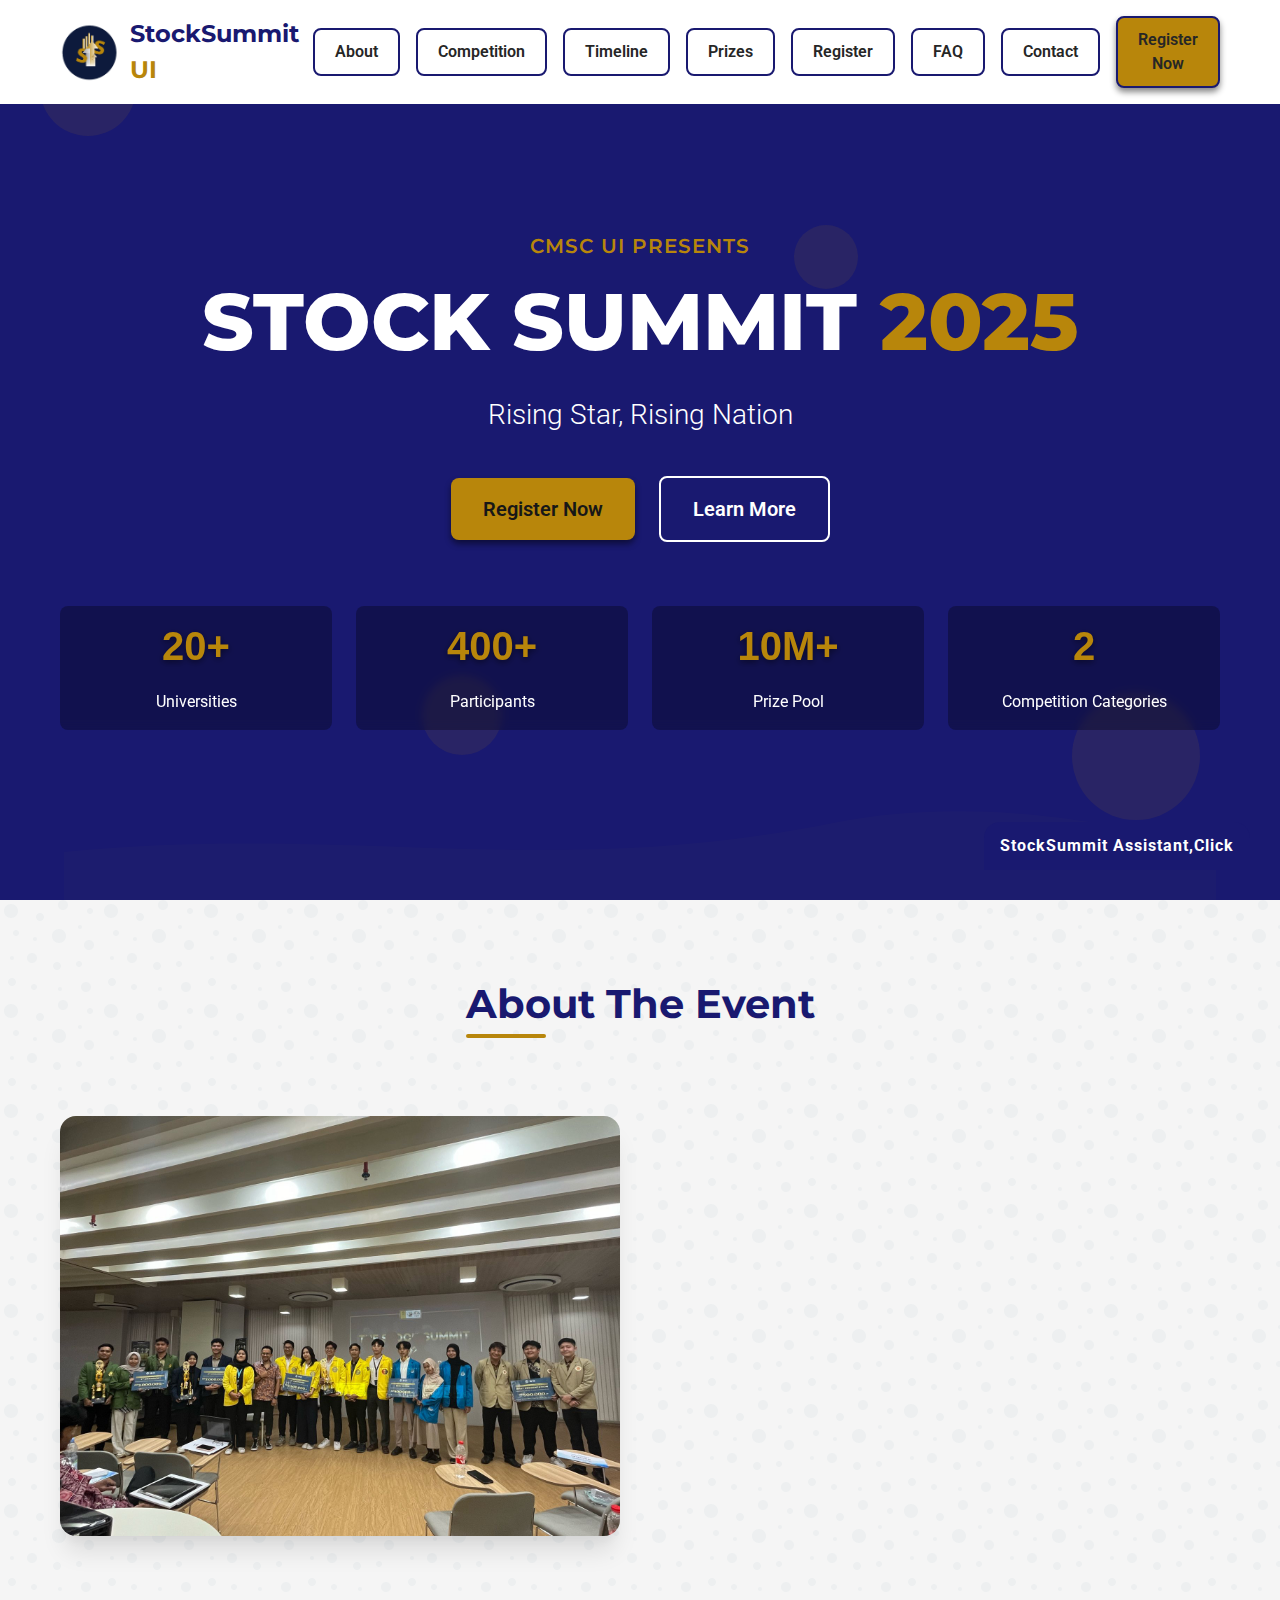
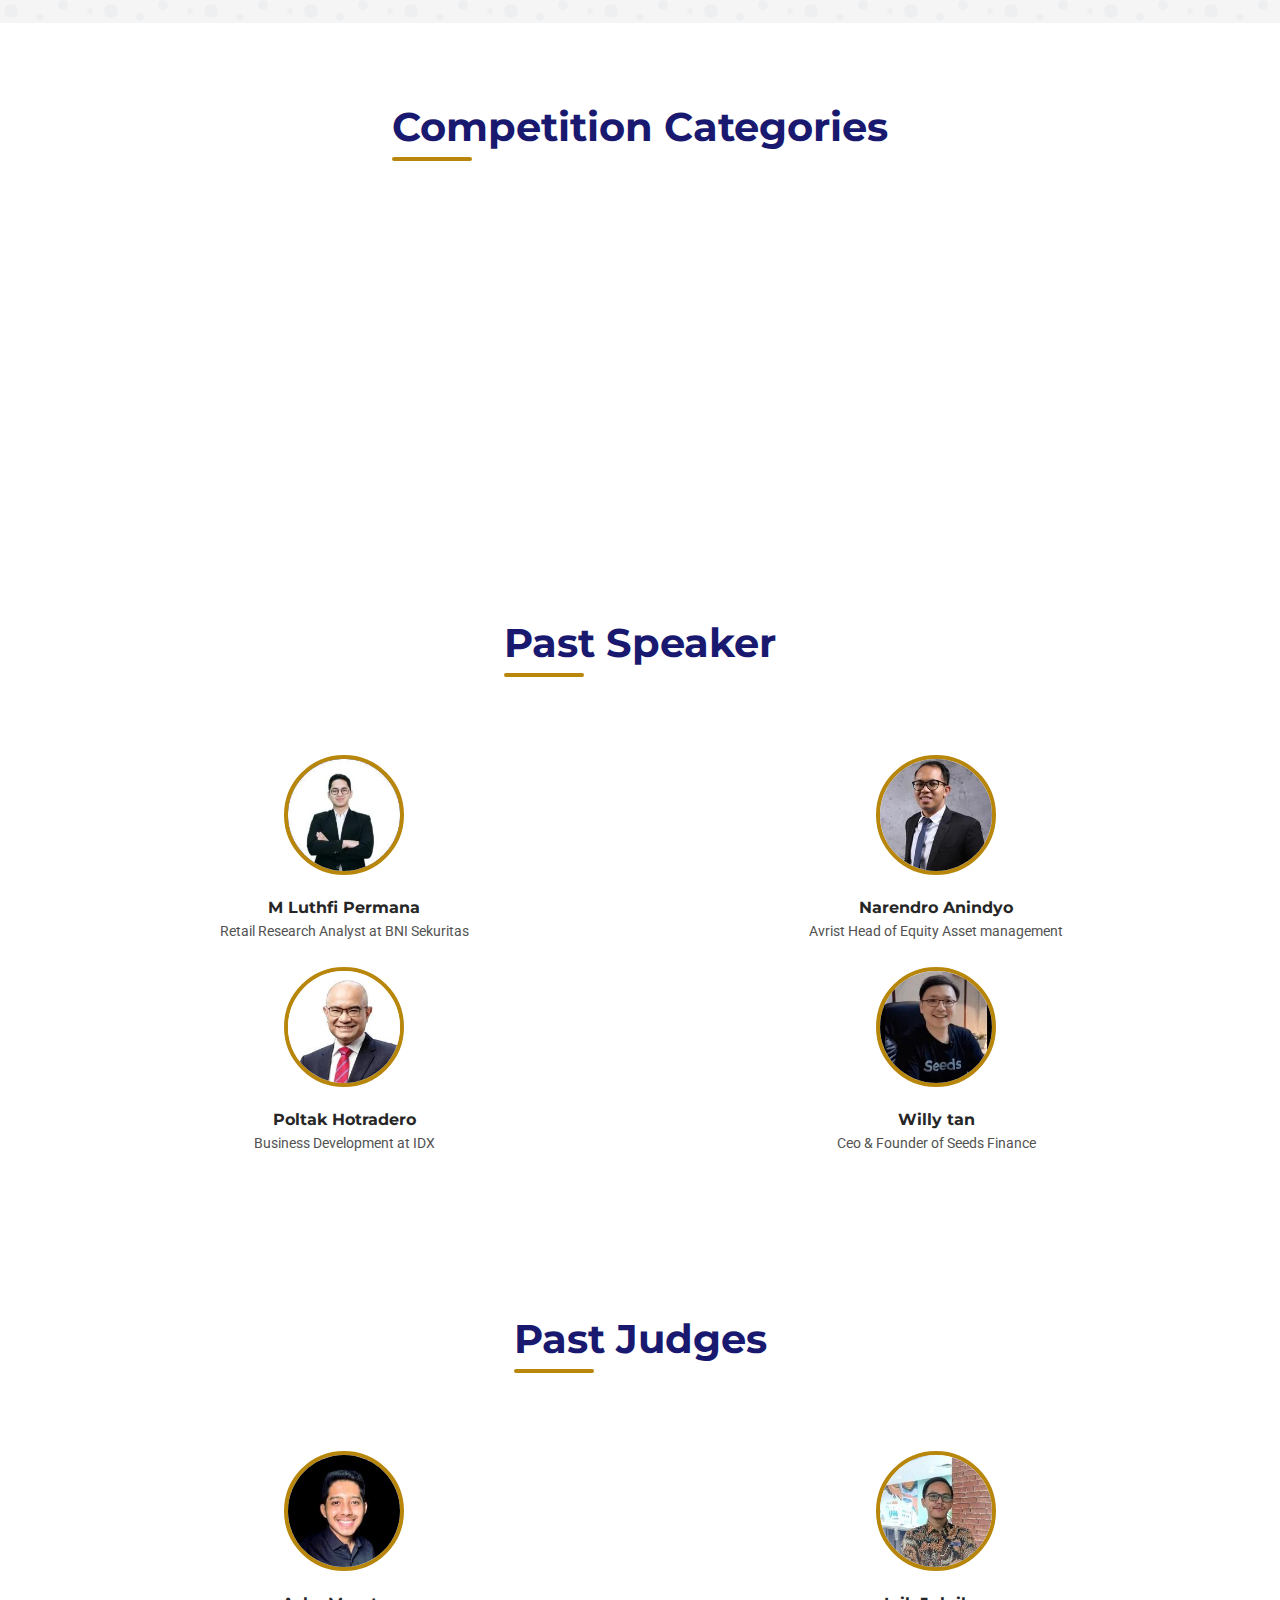
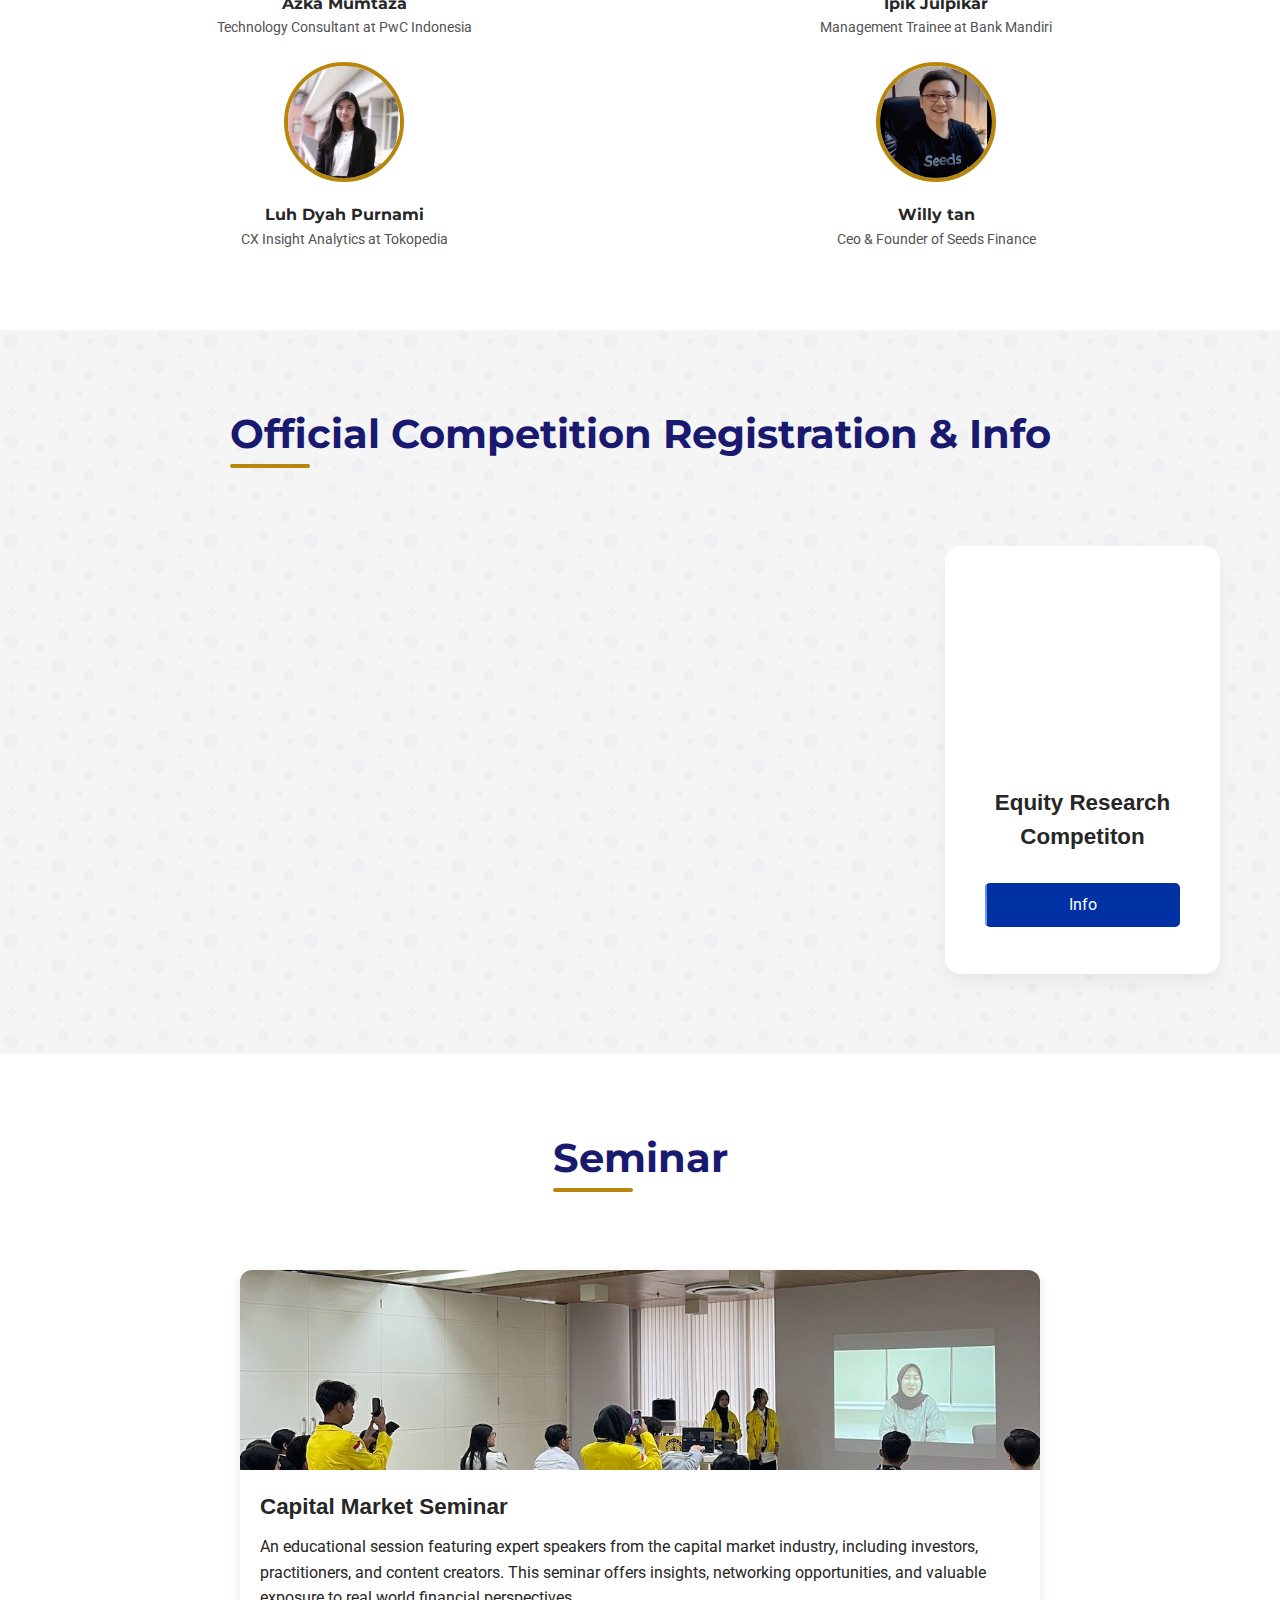
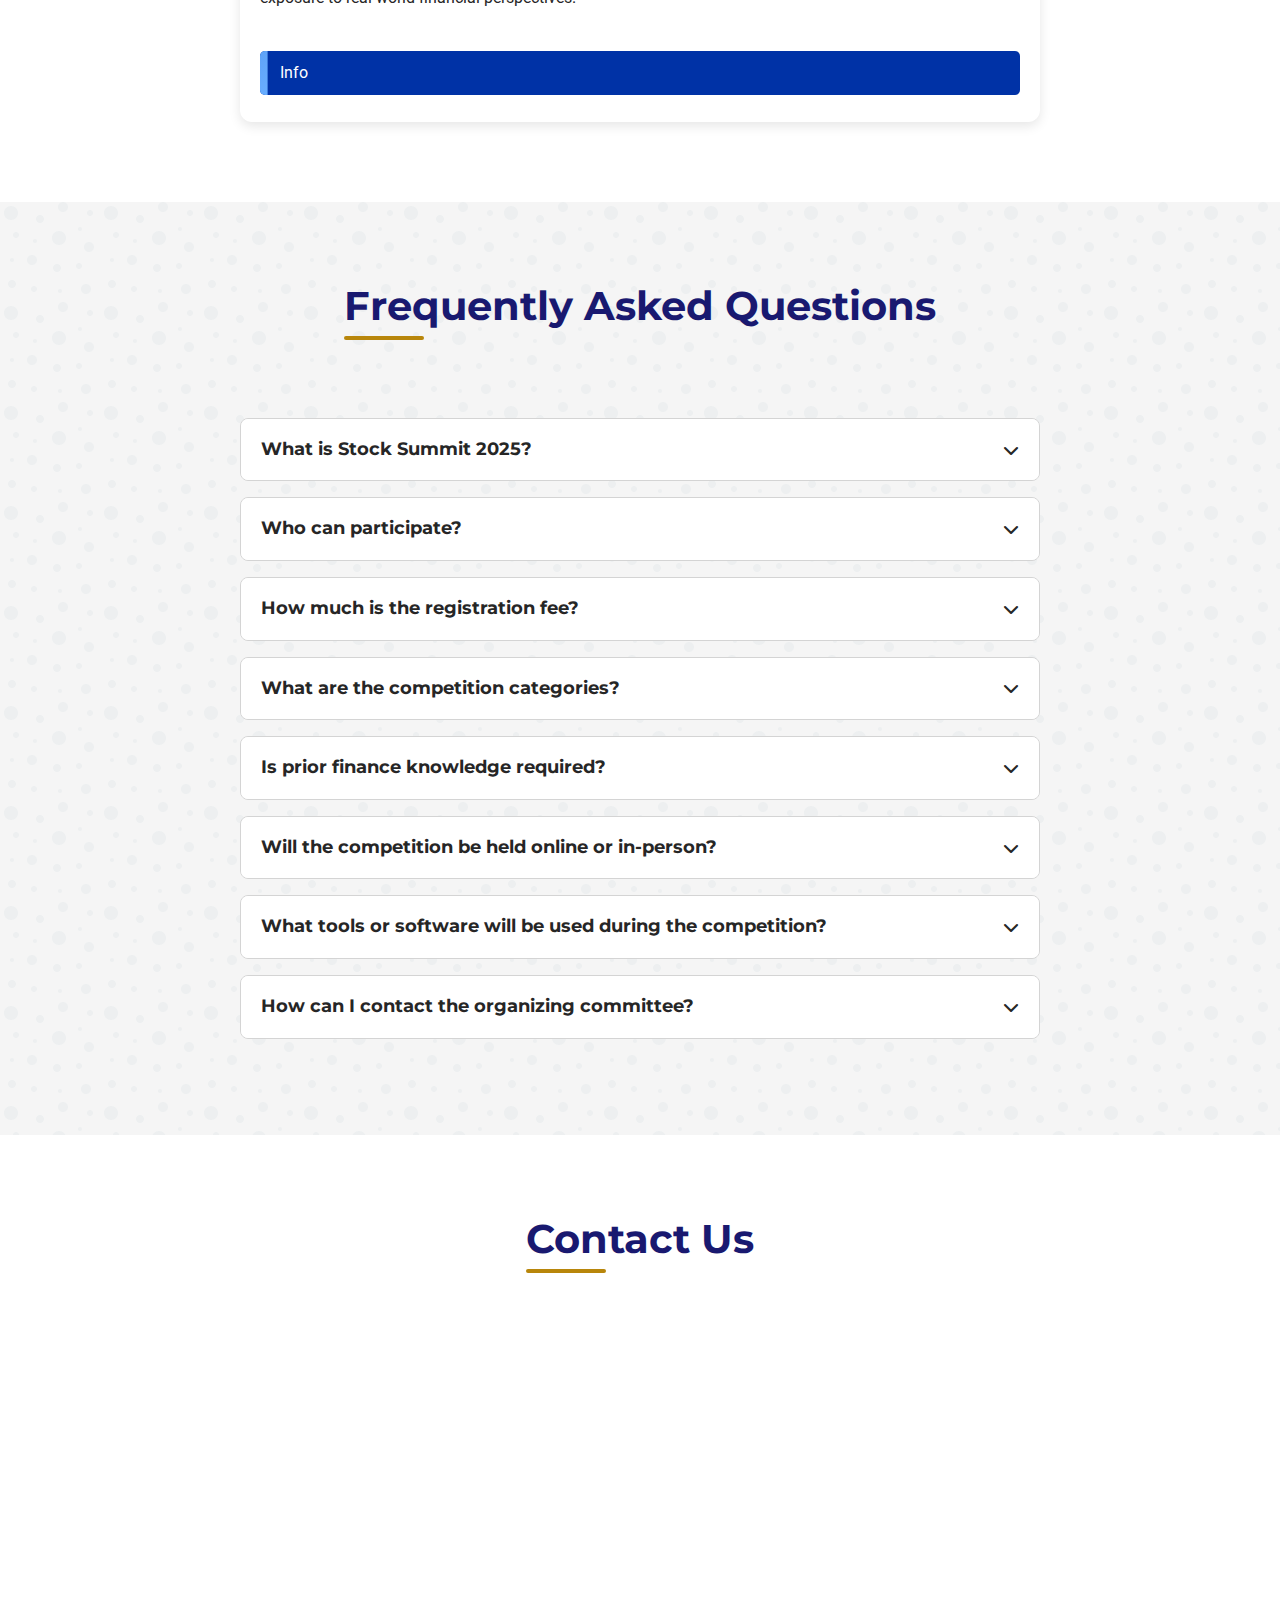
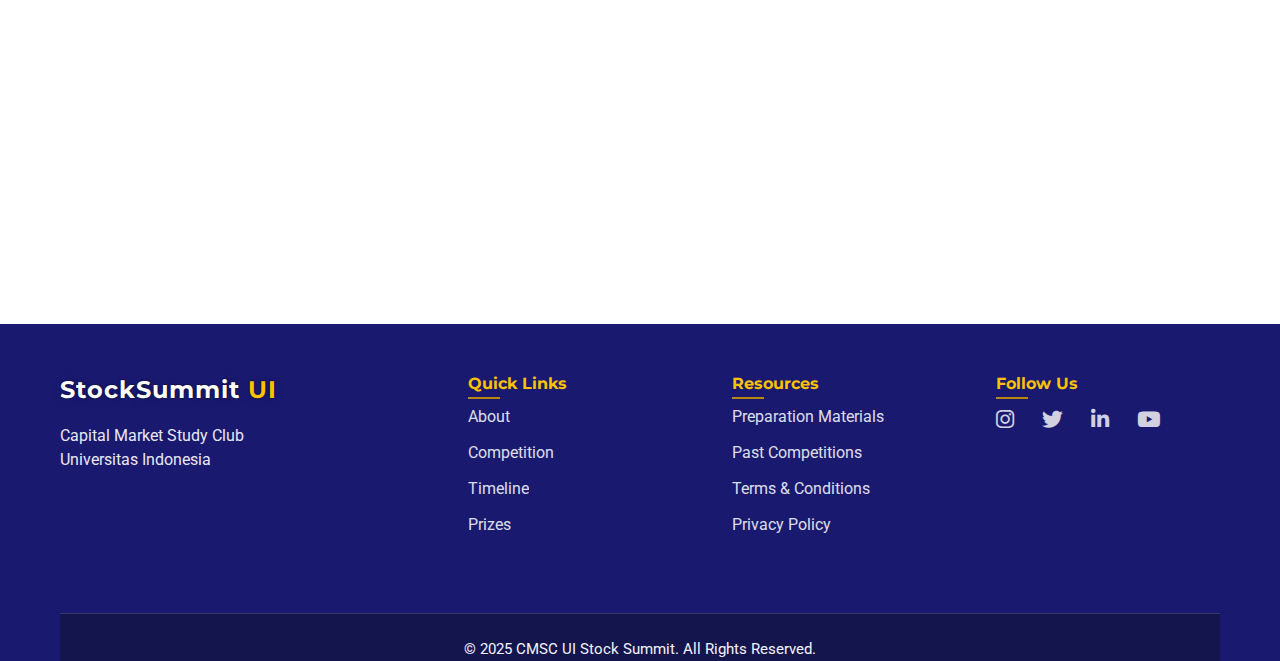
<file: index.html>
<!DOCTYPE html>
<html lang="en">
	<head>
		<meta charset="UTF-8">
		<meta name="viewport" content="width=device-width, initial-scale=1.0">
		<title>CMSC UI - Stock Summit 2025 | Finance & Investment Competition</title>
		
		<!-- Simplified Libraries -->
		<link href="https://cdnjs.cloudflare.com/ajax/libs/font-awesome/6.5.1/css/all.min.css" rel="stylesheet">
		<link href="https://fonts.googleapis.com/css2?family=Montserrat:wght@400;500;600;700;800&amp;family=Roboto:wght@300;400;500;700&amp;display=swap" rel="stylesheet">
		<link rel="stylesheet" href="styles.css">
		<meta name="description" content="Join CMSC UI's Stock Summit 2025, a premier finance and investment competition. Register now to showcase your skills and win exciting prizes.">
		<meta property="og:title" content="Stock Summit 2025 - Join the National Finance Competition!">
		<meta property="og:description" content="Participate in CMSC UI's Stock Summit 2025. Compete, learn, and win in this premier finance and investment event.">
		<meta name="twitter:title" content="📈 Stock Summit 2025 - Register Now!">
		<meta name="twitter:description" content="Showcase your finance skills at CMSC UI's Stock Summit 2025. Compete for prizes and recognition. Fully responsive and easy to join!">
		<script project-code="rov57tnc10b7" src="https://ezsite.ai/ezsite-api.js"></script>
		<script src="https://ezsite.ai/ezsite-chatbot.js"></script>

		<link rel="icon" type="image/png" href="favicon/favicon-96x96.png" sizes="96x96" />
		<link rel="icon" type="image/svg+xml" href="favicon/favicon.svg" />
		<link rel="shortcut icon" href="favicon/favicon.ico" />
		<link rel="apple-touch-icon" sizes="180x180" href="favicon/apple-touch-icon.png" />
		<meta name="apple-mobile-web-app-title" content="StockSummit" />
		<link rel="manifest" href="favicon/site.webmanifest" />
		

	</head>
	<body>
		
		<!-- Header -->
		<header id="header">
			<div class="container">
				<div class="header-content">
					
					<!-- Logo -->
					<a href="#" class="logo">
                    <img src="image/Icon CMSC.png" alt="Logo CMSC UI" class="logo-img">
                    <span class="logo-text">
                    <span class="text-primary-blue">StockSummit</span>
                    <span class="text-primary-gold">UI</span>
                    </span>
                    </a>
					
					<!-- Desktop Navigation -->
					<nav class="desktop-nav">
						<a href="#about">About</a>
						<a href="#competition">Competition</a>
						<a href="#timeline">Timeline</a>
						<a href="#prizes">Prizes</a>
						<a href="#registration">Register</a>
						<a href="#faq">FAQ</a>
						<a href="#contact">Contact</a>
						<a href="#registration" class="btn-primary">Register Now</a>
					</nav>
					
					<!-- Mobile Menu Button -->
					<button id="mobile-menu-toggle" class="mobile-menu-button" aria-label="Toggle menu">
						<i class="fas fa-bars"></i>
					</button>
				</div>
				
				<!-- Mobile Navigation -->
				<div id="mobile-menu" class="mobile-menu">
					<nav>
						<a href="#about">About</a>
						<a href="#competition">Competition</a>
						<a href="#timeline">Timeline</a>
						<a href="#prizes">Prizes</a>
						<a href="#registration">Register</a>
						<a href="#faq">FAQ</a>
						<a href="#contact">Contact</a>
						<a href="#registration" class="btn-primary">Register Now</a>
					</nav>
				</div>
			</div>
		</header>
		
		<!-- Hero Section -->
		<section id="hero" class="hero-section">
			
			<!-- Background Elements -->
			<div class="hero-background">
				<div class="circle-1"></div>
				<div class="circle-2"></div>
				<div class="circle-3"></div>
				<div class="circle-4"></div>
				
				<!-- Graph-like pattern -->
				<svg class="graph-pattern" viewbox="0 0 1200 200" xmlns="http://www.w3.org/2000/svg">
					<path d="M0,150 C300,120 500,180 800,120 C1000,80 1200,150 1200,150 L1200,200 L0,200 Z" fill="#D4AF37"></path>
				</svg>
			</div>
			<div class="container">
				<div class="hero-content">
					
					<!-- Organization Name -->
					<h3 class="organization-name fade-in">CMSC UI PRESENTS</h3>
					
					<!-- Event Title -->
					<h1 class="event-title slide-in-left">
						STOCK SUMMIT
						<span class="gold-text">2025</span>
					</h1>
					
					<!-- Tagline -->
					<p class="tagline slide-in-right">
						Rising Star, Rising Nation
					</p>
					
					<!-- CTA Buttons -->
					<div class="cta-buttons fade-in">
						<a href="#registration" class="btn-primary">
							Register Now
						</a>
						<a href="#competition" class="btn-outline">
							Learn More
						</a>
					</div>
					
					<!-- Statistics -->
					<div class="statistics">
						<div class="stat-box">
							<h4 class="stat-number">20+</h4>
							<p class="stat-label">Universities</p>
						</div>
						<div class="stat-box">
							<h4 class="stat-number">400+</h4>
							<p class="stat-label">Participants</p>
						</div>
						<div class="stat-box">
							<h4 class="stat-number">10M+</h4>
							<p class="stat-label">Prize Pool</p>
						</div>
						<div class="stat-box">
							<h4 class="stat-number">2</h4>
							<p class="stat-label">Competition Categories</p>
						</div>
					</div>
				</div>
			</div>
		</section>
		
		<!-- About Section -->
		<section id="about" class="section bg-pattern">
			<div class="container">
				<div class="section-header">
					<h2 class="section-title">About The Event</h2>
				</div>
				<div class="about-content">
					<div class="about-image">
						<img src="image/gambar 1.jpeg" alt="Stock Summit Event">
					</div>
					<div class="about-text fade-in">
						<h3>University
							<span class="gold-accent">Finance Competition</span>
						</h3>
						<p>Stock Summit 2025 is CMSC UI's flagship national finance and investment competition designed to challenge university students across Indonesia to showcase their analytical skills, market knowledge, and investment strategies.</p>
						<p>Participants will engage in realistic market simulations, case studies, and trading challenges judged by industry professionals from top financial institutions.</p>
						<ul class="feature-list">
							<li>
								<i class="fas fa-check-circle"></i>
								Real-time market simulations</li>
							<li>
								<i class="fas fa-check-circle"></i>
								Expert mentorship from industry professionals</li>
							<li>
								<i class="fas fa-check-circle"></i>
								Networking opportunities with financial institutions</li>
							<li>
								<i class="fas fa-check-circle"></i>
								Comprehensive learning experience for all skill levels</li>
						</ul>
					</div>
				</div>
			</div>
		</section>
		
		<!-- Competition Section -->
		<section id="competition" class="section">
			<div class="container">
				<div class="section-header">
					<h2 class="section-title">Competition Categories</h2>
				</div>
				<div class="cards-grid">
					<div class="card fade-in">
						<div class="card-icon">
							<i class="fas fa-file-invoice-dollar"></i>
						</div>
						<h3>Equity Research Competiton</h3>
					</div>
				</div>
			</div>
		</section>
		
		
		<!-- Jury -->
		<section id="prizes" class="section">
			<div class="container">
				<div class="section-header">
					<h2 class="section-title">Past Speaker</h2>
				</div>
						<div class="jury-grid">
							<div class="jury-member">
								<img src="image/past speaker/Luthfi.webp">
								<h4>M Luthfi Permana</h4>
								<p>Retail Research Analyst at BNI Sekuritas</p>
							</div>
							<div class="jury-member">
								<img src="image/past speaker/Narendro.webp">
								<h4>Narendro Anindyo</h4>
								<p>Avrist Head of Equity Asset management</p>
							</div>
							<div class="jury-member">
								<img src="image/past speaker/Poltak.webp">
								<h4>Poltak Hotradero</h4>
								<p>Business Development at IDX</p>
							</div>
							<div class="jury-member">
								<img src="image/past speaker/willy tan.webp">
								<h4>Willy tan</h4>
								<p>Ceo & Founder of Seeds Finance</p>
							</div>
						</div>
					</div>
				</div>
			</div>
		</section>
		<section id="prizes" class="section">
			<div class="container">
				<div class="section-header">
					<h2 class="section-title">Past Judges</h2>
				</div>
						<div class="jury-grid">
							<div class="jury-member">
								<img src="image/past judges/azka.webp ">
								<h4>Azka Mumtaza</h4>
								<p>Technology Consultant at PwC Indonesia</p>
							</div>
							<div class="jury-member">
								<img src="image/past judges/Ipik Julpikar.jpeg">
								<h4>Ipik Julpikar</h4>
								<p>Management Trainee at Bank Mandiri</p>
							</div>
							<div class="jury-member">
								<img src="image/past judges/Luh Dyah.webp">
								<h4>Luh Dyah Purnami</h4>
								<p>CX Insight Analytics at Tokopedia</p>
							</div>
							<div class="jury-member">
								<img src="image/past judges/willy tan.webp">
								<h4>Willy tan</h4>
								<p>Ceo & Founder of Seeds Finance</p>
							</div>
						</div>
					</div>
				</div>
			</div>
		</section>
		
		<!-- Registration Section -->
		<section id="registration" class="section bg-pattern">
			<div class="container">
				<div class="section-header">
					<h2 class="section-title">Official Competition Registration & Info</h2>
				</div>
				<div class="registration-content">
					<div class="registration-text fade-in">
						<h3>Join the
							<span class="gold-accent">Challenge</span>
						</h3>
						<p>Register your team of 2-3 members to participate in Stock Summit 2025.</p>
						<p>The competition is open to all undergraduate students enrolled in Indonesian universities.</p>
						<div class="registration-info">
							<div class="info-item">
								<i class="fas fa-calendar-alt"></i>
								<div>
									<h4>Registration Period</h4>
									<ul>
										<li>Early Bird, 19 September – 30 September 2025</li>
										<li>1 Oktober – 11 Oktober 2025</li>
										<li>12 Oktober – 28 Oktober 2025</li>
									</ul>
								</div>
							</div>
							<div class="info-item">
								<i class="fas fa-users"></i>
								<div>
									<h4>Team Composition</h4>
								<div class="team-composition">
  									<p>2-3 undergraduate students</p>
  									<p>come from the same campus</p>
								</div>

								</div>
							</div>
						</div>
					</div>

					<!-- regis --> 
				<div class="card">
  						<div class="card__corner"></div>
  						<div class="card__img">
						<div class="card__img img-equity"></div>
  					</div>
  					<div class="card-int">
   						<p class="card-int__title">Equity Research Competiton</p>
    					<a href="competitions/equity/equity.html" class="card-int__button">Info</a>
  					</div>
				</div>
			</div>
		</section>
		
		<!-- seminar -->
<section id="registration" class="section">
  <div class="container">
    <div class="section-header">
      <h2 class="section-title">Seminar</h2>
    </div>
    <div class="registration-content">
      <div class="card2">
        <div class="card__corner"></div>
        <div class="card__img img-seminar"></div>
        <div class="card-int">
          <p class="card-int__title">Capital Market Seminar</p>
          <p class="excerpt">
            An educational session featuring expert speakers from the capital market industry, including investors, 
			practitioners, and content creators. This seminar offers insights, networking opportunities, and valuable 
			exposure to real world financial perspectives.
          </p>
          <a href="seminar/index.html" class="card-int__button">Info</a>
        </div>
      </div>
    </div>
  </div>
</section>

	
		
		<!-- FAQ Section -->
		<section id="faq" class="section bg-pattern">
			<div class="container">
				<div class="section-header">
					<h2 class="section-title">Frequently Asked Questions</h2>
				</div>
				<div class="faq-content">
					<div class="faq-item">
						<div class="faq-question">
							<h3>What is Stock Summit 2025?</h3>
							<i class="fas fa-chevron-down"></i>
						</div>
						<div class="faq-answer">
							<p>Stock Summit is Indonesia's premier national finance and investment competition for university students, organized by CMSC UI (Capital Market Study Club Universitas Indonesia). It features various categories of competition testing participants' financial knowledge, analytical skills, and investment strategies.</p>
						</div>
					</div>
					<div class="faq-item">
						<div class="faq-question">
							<h3>Who can participate?</h3>
							<i class="fas fa-chevron-down"></i>
						</div>
						<div class="faq-answer">
							<p>The competition is open to all undergraduate students currently enrolled in Indonesian universities. Teams must consist of 2-3 members, and come from the same campus.</p>
						</div>
					</div>
					<div class="faq-item">
						<div class="faq-question">
							<h3>How much is the registration fee?</h3>
							<i class="fas fa-chevron-down"></i>
						</div>
						<div class="faq-answer">
							<p>Registration fees depend on the category of competition registered, and for more details, click on the info in the competition section.</p>
						</div>
					</div>
					<div class="faq-item">
						<div class="faq-question">
							<h3>What are the competition categories?</h3>
							<i class="fas fa-chevron-down"></i>
						</div>
						<div class="faq-answer">
							<p>Stock Summit 2025 features two main competition categories: Stock Trading Competition and Equity Research Competiton.</p>
						</div>
					</div>
					<div class="faq-item">
						<div class="faq-question">
							<h3>Is prior finance knowledge required?</h3>
							<i class="fas fa-chevron-down"></i>
						</div>
						<div class="faq-answer">
							<p>While basic financial knowledge is beneficial, Stock Summit 2025 welcomes participants from all academic backgrounds. We provide learning resources and preliminary workshops to help teams prepare for the competition.</p>
						</div>
					</div>
					<div class="faq-item">
						<div class="faq-question">
							<h3>Will the competition be held online or in-person?</h3>
							<i class="fas fa-chevron-down"></i>
						</div>
						<div class="faq-answer">
							<p>The preliminary rounds will be conducted online. Semi-finals and finals will be held in-person at Universitas Indonesia, Jakarta. Travel accommodations must be arranged by the participants.</p>
						</div>
					</div>
					<div class="faq-item">
						<div class="faq-question">
							<h3>What tools or software will be used during the competition?</h3>
							<i class="fas fa-chevron-down"></i>
						</div>
						<div class="faq-answer">
							<p>We will use industry-standard financial analysis tools and trading simulation platforms. Participants will receive access and training prior to the competition. All necessary software licenses will be provided for the duration of the event.</p>
						</div>
					</div>
					<div class="faq-item">
						<div class="faq-question">
							<h3>How can I contact the organizing committee?</h3>
							<i class="fas fa-chevron-down"></i>
						</div>
						<div class="faq-answer">
							<p>For any questions or inquiries, please email us at stocksummit@cmscui.org or contact our team through the Contact section of this website.</p>
						</div>
					</div>
				</div>
			</div>
		</section>
		
		<!-- Contact Section -->
		<section id="contact" class="section">
			<div class="container">
				<div class="section-header">
					<h2 class="section-title">Contact Us</h2>
				</div>
				<div class="contact-content">
					<div class="contact-info fade-in">
						<h3>Get in Touch</h3>
						<p>Have questions about Stock Summit 2025? Reach out to our team for more information about registration, competition details, or sponsorship opportunities.</p>
						<div class="contact-details">
							<div class="contact-item">
								<i class="fas fa-envelope"></i>
								<div>
									<h4>Email</h4>
									<p>stocksummit.ui@gmail.com</p>
								</div>
							</div>
							<div class="contact-item">
								<i class="fas fa-phone"></i>
								<div>
									<h4>Phone</h4>
									<p>+62 838 7960 6106 (Zahra)</p>
								</div>
							</div>
							<div class="contact-item">
								<i class="fas fa-map-marker-alt"></i>
								<div>
									<h4>Address</h4>
									<div class="team-composition">
									<p>CMSC UI Office</p>
									<p>Universitas Indonesia, Depok</p>
									</div>
								</div>
							</div>
						</div>
						<div class="social-media">
							<a href="https://www.instagram.com/stocksummit.ui?utm_source=ig_web_button_share_sheet&igsh=ZDNlZDc0MzIxNw==" class="social-icon">
								<i class="fab fa-instagram"></i>
							</a>
							<a href="https://x.com/stocksummit_ui" class="social-icon">
								<i class="fab fa-twitter"></i>
							</a>
							<a href="https://www.linkedin.com/company/capital-market-student-club-universitas-indonesia/" class="social-icon">
								<i class="fab fa-linkedin-in"></i>
							</a>
							<a href="#" class="social-icon">
								<i class="fab fa-youtube"></i>
							</a>
						</div>
					</div>
					<div class="contact-form slide-in-right">
						<img src="image/gambar 5.jpeg" alt="Stock Summit Event" >
					</div>
				</div>
			</div>
		</section>

		<!-- Chatbot Widget -->
<div id="chatbot-widget" class="chatbot-closed" style="position: fixed; bottom: 30px; right: 30px; z-index: 99999;">
    <div id="chatbot-header" style="background: #191970; color: #fff; padding: 12px 16px; border-radius: 16px 16px 0 0; cursor: pointer; font-weight: bold; letter-spacing: 1px;">
        <span onclick="openChatbot()" style="float: left;">StockSummit Assistant,Click</span>
        <span id="close-btn" onclick="closeChatbot()" style="float: right; cursor: pointer; font-size: 18px; display: none; color:darkred">×</span>
        <div style="clear: both;"></div>
    </div>
    <div id="chatbot-body" style="display: none; flex-direction: column; padding: 12px; max-height: 350px; overflow-y: auto; background: #fff; border-radius: 0 0 16px 16px;">
        <div id="chatbot-messages" style="flex: 1; margin-bottom: 8px; max-height: 200px; overflow-y: auto;"></div>
        <input type="text" id="chatbot-input" placeholder="Tanya seputar CMSC UI..." onkeydown="if(event.key==='Enter'){sendMessage();}" style="width: 75%; padding: 6px; border-radius: 6px; border: 1px solid #ccc;">
        <button onclick="sendMessage()" style="width: 22%; margin-left: 2%; border-radius: 6px; background: #191970; color: #fff; border: none; padding: 6px 0; cursor: pointer; transition: background 0.2s;">Kirim</button>
    </div>
</div>


  </body>
		
		<!-- Footer -->
		<footer id="footer">
			<div class="container">
				<div class="footer-content">
					<div class="footer-logo">
						<a href="#">
							<span class="logo-text">
								<span class="text-primary-blue">StockSummit</span>
								<span class="text-primary-gold">UI</span>
							</span>
						</a>
						<p>Capital Market Study Club<br>Universitas Indonesia</p>
					</div>
					<div class="footer-links">
						<div class="footer-column">
							<h4>Quick Links</h4>
							<ul>
								<li>
									<a href="#about">About</a>
								</li>
								<li>
									<a href="#competition">Competition</a>
								</li>
								<li>
									<a href="#timeline">Timeline</a>
								</li>
								<li>
									<a href="#prizes">Prizes</a>
								</li>
							</ul>
						</div>
						<div class="footer-column">
							<h4>Resources</h4>
							<ul>
								<li>
									<a href="#">Preparation Materials</a>
								</li>
								<li>
									<a href="#">Past Competitions</a>
								</li>
								<li>
									<a href="#">Terms &amp; Conditions</a>
								</li>
								<li>
									<a href="#">Privacy Policy</a>
								</li>
							</ul>
						</div>
						<div class="footer-column">
							<h4>Follow Us</h4>
							<div class="social-icons">
								<a href="https://www.instagram.com/stocksummit.ui?utm_source=ig_web_button_share_sheet&igsh=ZDNlZDc0MzIxNw==">
									<i class="fab fa-instagram"></i>
								</a>
								<a href="https://x.com/stocksummit_ui">
									<i class="fab fa-twitter"></i>
								</a>
								<a href="https://www.linkedin.com/company/capital-market-student-club-universitas-indonesia/">
									<i class="fab fa-linkedin-in"></i>
								</a>
								<a href="#">
									<i class="fab fa-youtube"></i>
								</a>
							</div>
						</div>
					</div>
				</div>
				<div class="footer-bottom">
					<p>© 2025 CMSC UI Stock Summit. All Rights Reserved.</p>
				</div>
			</div>
		</footer>
		
		<!-- JavaScript -->
		<script src="script.js"></script>
	</body>
</html>
</file>
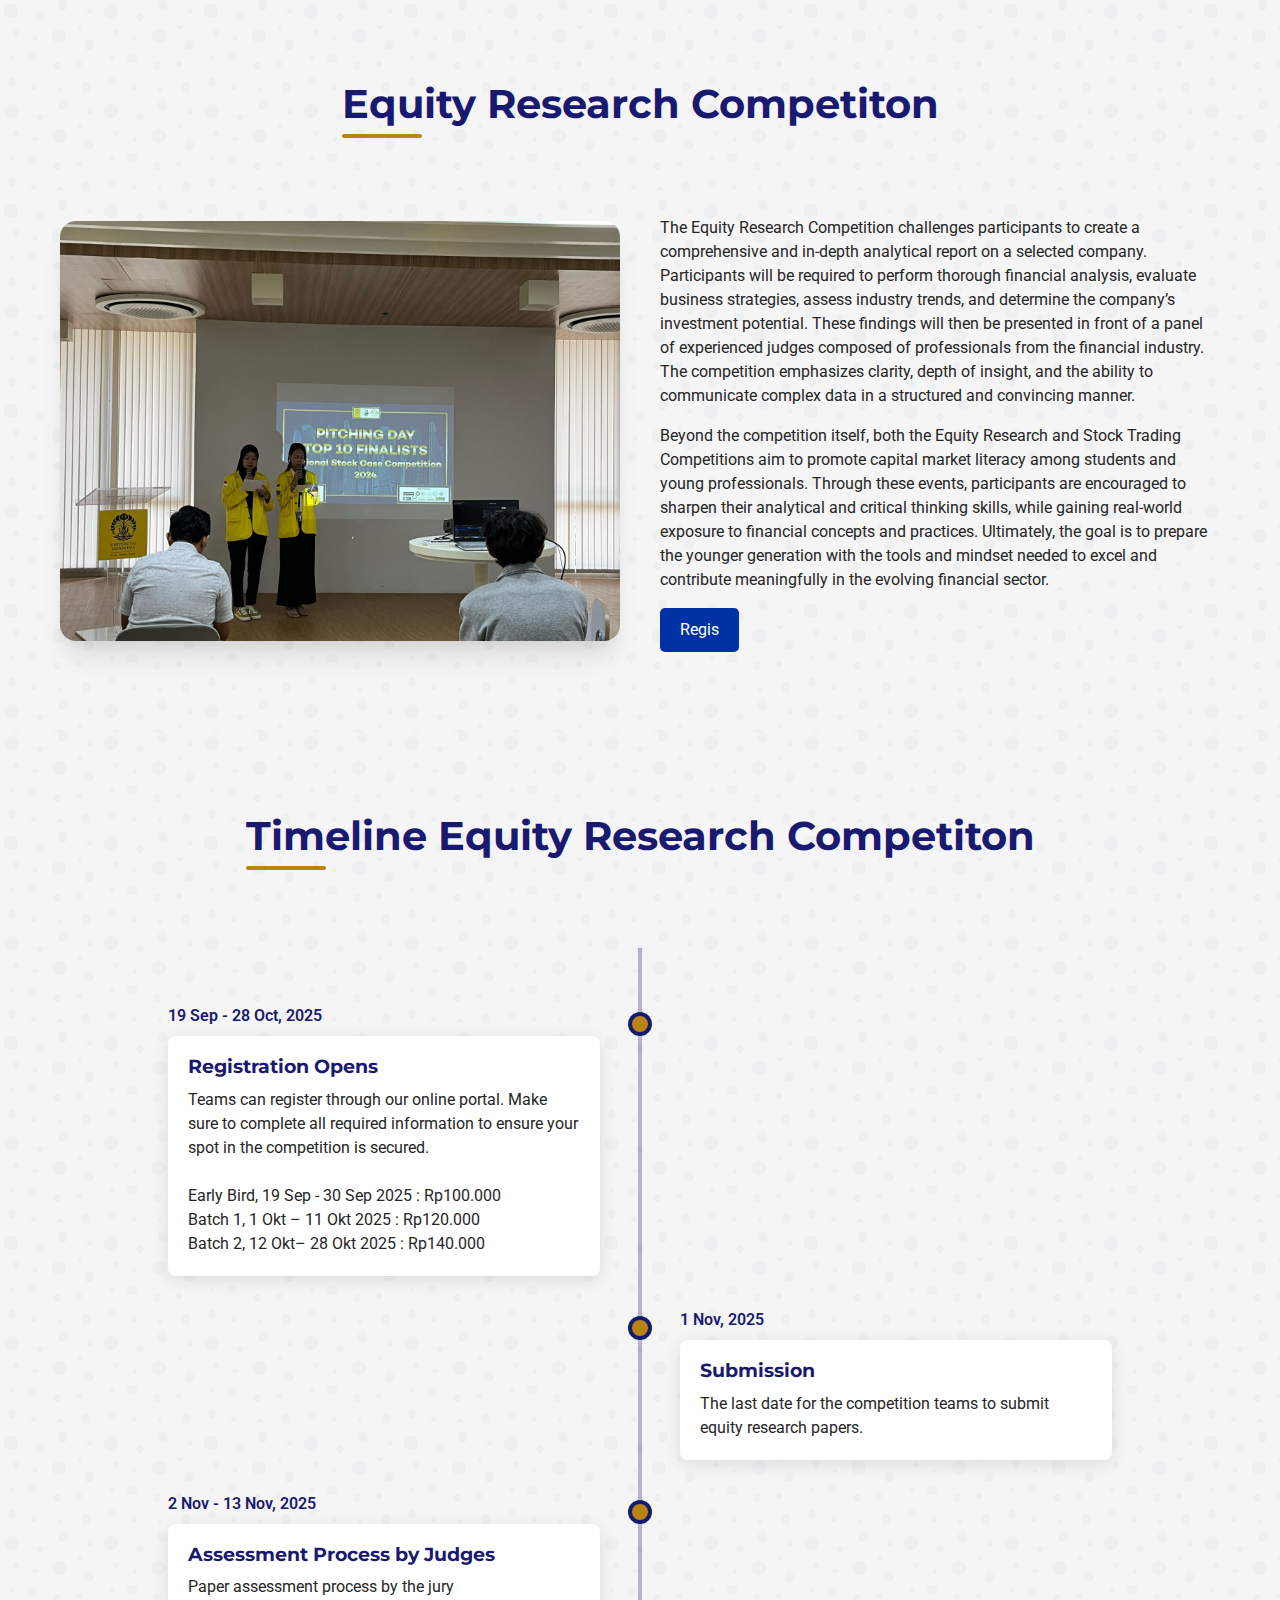
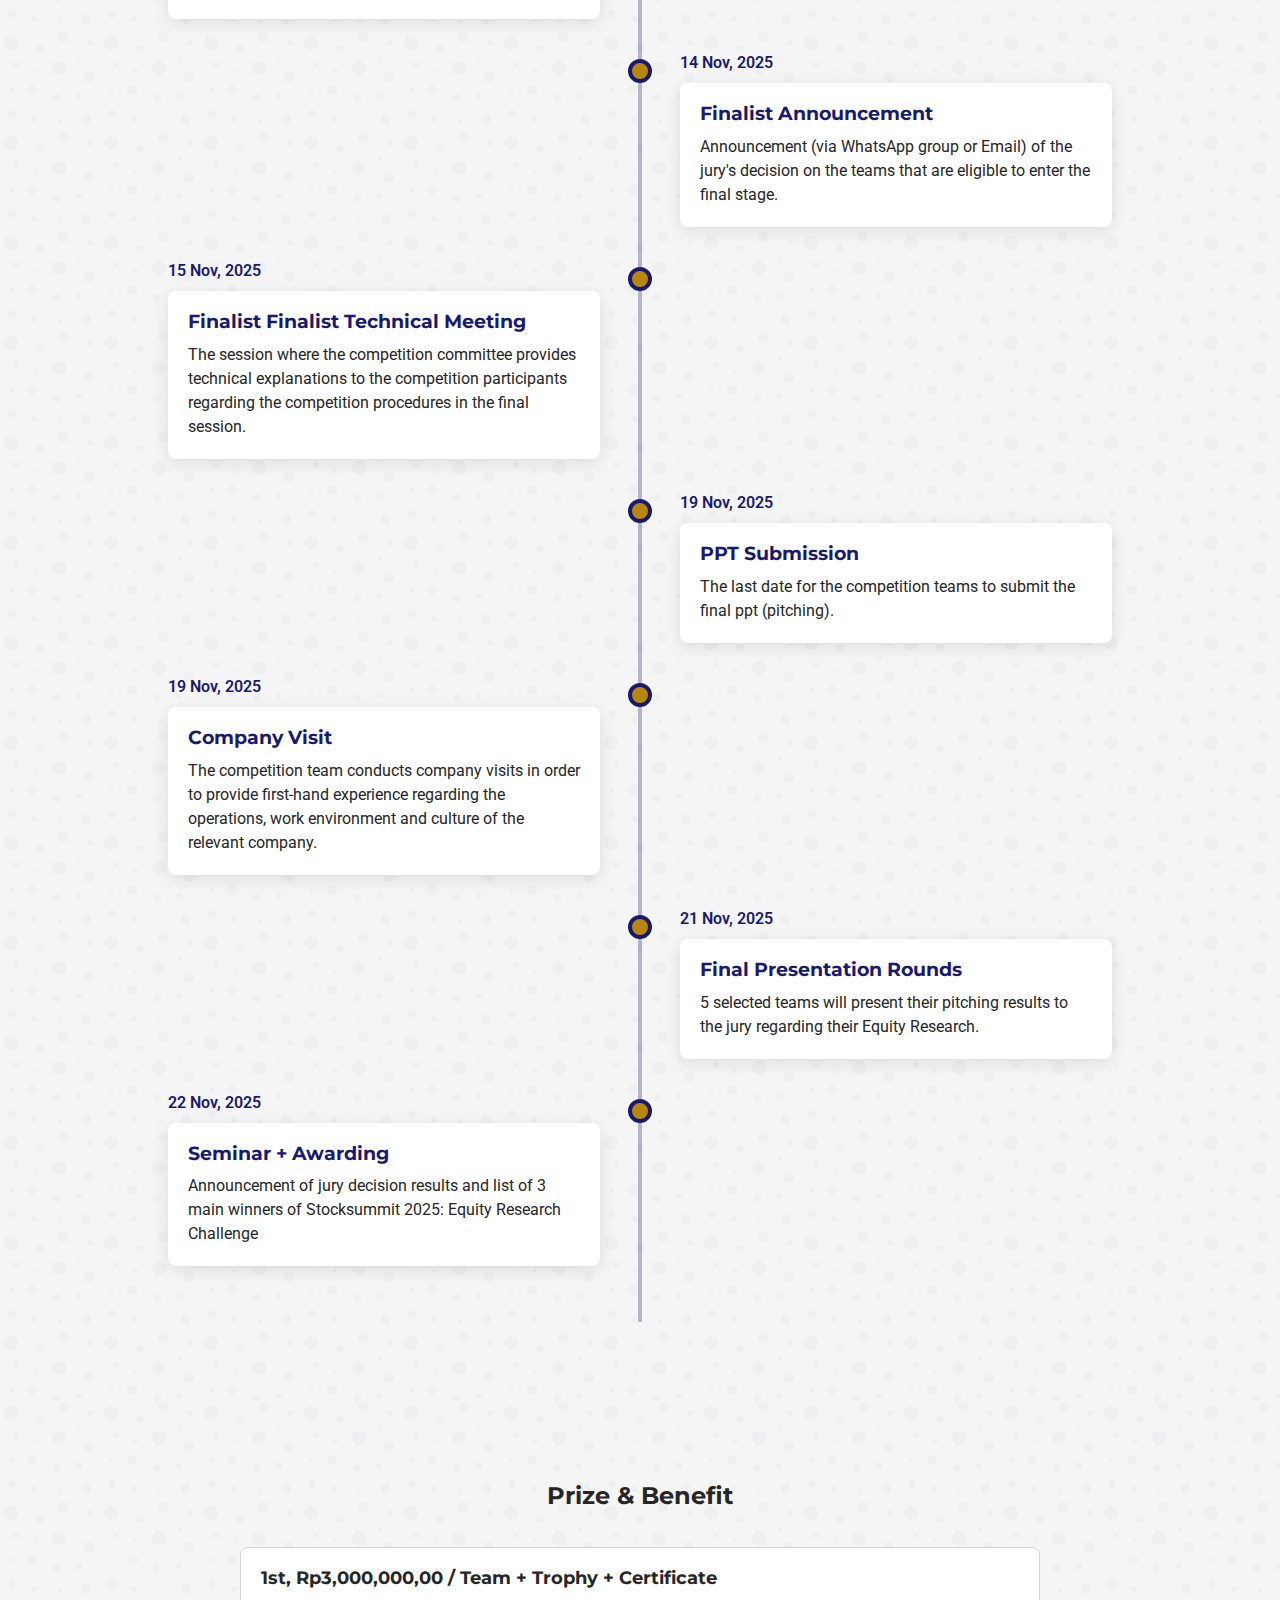
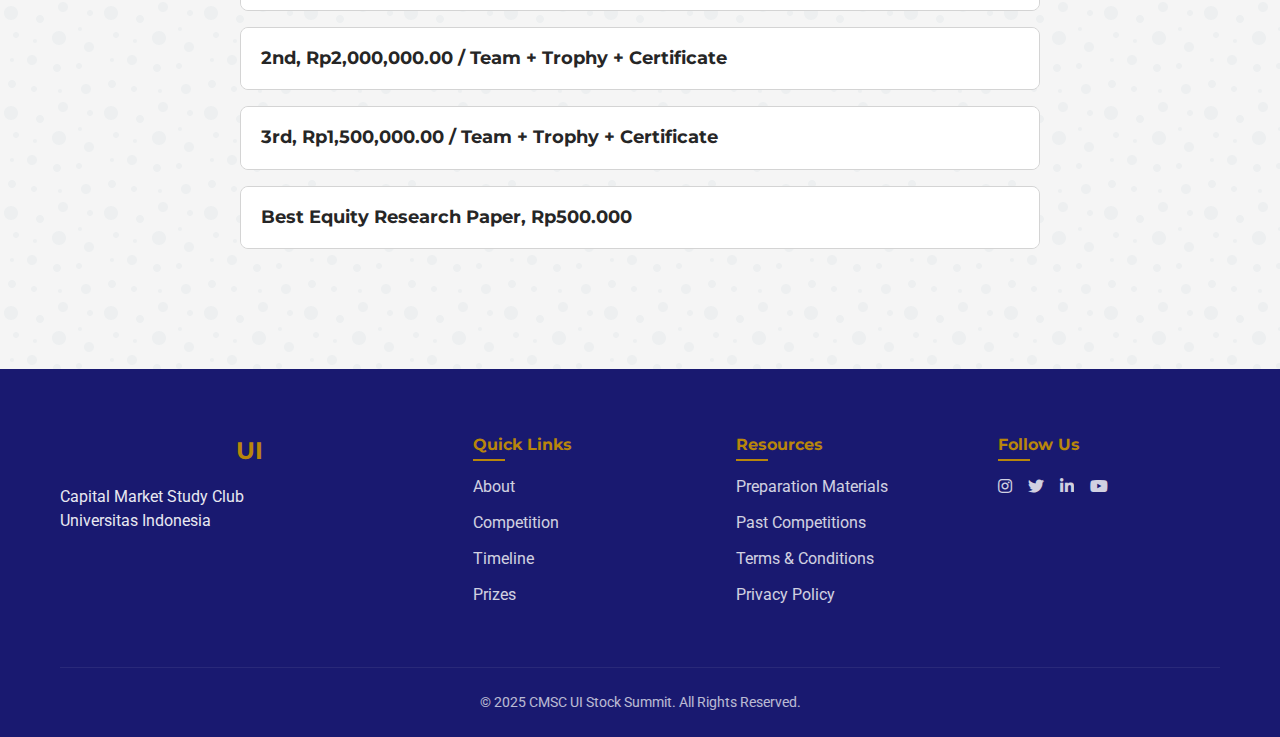
<file: competitions/equity/equity.html>
<!DOCTYPE html>
<html lang="en">
<head>
    <meta charset="UTF-8">
    <meta name="viewport" content="width=device-width, initial-scale=1.0">
    <title>Stock Trading</title>
	
<link rel="icon" type="image/png" href="favicon/favicon-96x96.png" sizes="96x96" />
		<link rel="icon" type="image/svg+xml" href="favicon/favicon.svg" />
		<link rel="shortcut icon" href="favicon/favicon.ico" />
		<link rel="apple-touch-icon" sizes="180x180" href="favicon/apple-touch-icon.png" />
		<meta name="apple-mobile-web-app-title" content="StockSummit" />
		<link rel="manifest" href="favicon/site.webmanifest" />
</head>
	<link rel="stylesheet" href="equity.css">
<body>

    <!-- About Section -->
		<section id="about" class="section bg-pattern">
			<div class="container">
				<div class="section-header">
					<h2 class="section-title">Equity Research Competiton</h2>
				</div>
				<div class="about-content">
					<div class="about-image">
						<img src="gambar 2.jpeg" alt="Stock Summit Event">
					</div>
					<div class="about-text fade-in">
						<p>The Equity Research Competition challenges participants to create a comprehensive and in-depth analytical 
                            report on a selected company. Participants will be required to perform thorough financial analysis, evaluate 
                            business strategies, assess industry trends, and determine the company’s investment potential. These findings 
                            will then be presented in front of a panel of experienced judges composed of professionals from the financial 
                            industry. The competition emphasizes clarity, depth of insight, and the ability to communicate complex data in 
                            a structured and convincing manner.</p>
						<p>Beyond the competition itself, both the Equity Research and Stock Trading Competitions aim to promote capital market 
                            literacy among students and young professionals. Through these events, participants are encouraged to sharpen their
                             analytical and critical thinking skills, while gaining real-world exposure to financial concepts and practices.
                              Ultimately, the goal is to prepare the younger generation with the tools and mindset needed to excel and contribute
                               meaningfully in the evolving financial sector.</p>
                            <a href="https://docs.google.com/forms/d/e/1FAIpQLSdJugUW9aOSccqZboMIP7TayABfdEeb8UxcuZuhys4AQjTX-A/viewform" class="card-int__button">Regis</a>
					</div>
				</div>
			</div>
		</section>

        <!-- timeline -->
         <!-- Timeline Section -->
		<section id="timeline" class="section bg-pattern">
			<div class="container">
				<div class="section-header">
					<h2 class="section-title">Timeline Equity Research Competiton</h2>
				</div>
				<div class="timeline">
					<div class="timeline-item">
						<div class="timeline-dot"></div>
						<div class="timeline-date">19 Sep - 28 Oct, 2025</div>
						<div class="timeline-content fade-in">
							<h3>Registration Opens</h3>
							<p>Teams can register through our online portal. Make sure to complete all required 
                                information to ensure your spot in the competition is secured.</p>
							<BR>
							<p>Early Bird, 19 Sep - 30 Sep 2025 : Rp100.000</p>
							<p>Batch 1, 1 Okt – 11 Okt 2025 : Rp120.000</p>
							<p>Batch 2, 12 Okt– 28 Okt 2025 : Rp140.000</p>
							<!-- <p>Submission Paper Deadline, 1 Nov 2025</p>
							<p>Assessment Process by Judges, 2 Nov – 13 Nov 2025</p>
							<p>Finalist Announcement, 14 Nov 2025</p>
							<p>Finalist Technical Meeting, 15 Nov 2025</p>
							<p>Company Visit, 19 Nov 2025</p>
							<p>PPT Submission, 19 Nov 2025</p>
							<p>Grandfinal, 21 Nov 2025</p>
							<p>Seminar + Awarding, 22 Nov 2025</p> -->
						</div>
					</div>
					<div class="timeline-item">
						<div class="timeline-dot"></div>
						<div class="timeline-date">1 Nov, 2025</div>
						<div class="timeline-content fade-in">
							<h3>Submission</h3>
							<p>The last date for the competition teams to submit equity research papers.</p>
						</div>
					</div>
					<div class="timeline-item">
						<div class="timeline-dot"></div>
						<div class="timeline-date">2 Nov - 13 Nov, 2025</div>
						<div class="timeline-content fade-in">
							<h3>Assessment Process by Judges</h3>
							<p>Paper assessment process by the jury</p>
						</div>
					</div>
					<div class="timeline-item">
						<div class="timeline-dot"></div>
						<div class="timeline-date">14 Nov, 2025</div>
						<div class="timeline-content fade-in">
							<h3>Finalist Announcement</h3>
							<p>Announcement (via WhatsApp group or Email) of the jury's decision on the  teams that are eligible to enter the final stage.</p>
						</div>
					</div>
					<div class="timeline-item">
						<div class="timeline-dot"></div>
						<div class="timeline-date">15 Nov, 2025</div>
						<div class="timeline-content fade-in">
							<h3>Finalist Finalist Technical Meeting</h3>
							<p>The session where the competition committee provides technical explanations to the
								 competition participants regarding the competition procedures in the final session.</p>
						</div>
					</div>
					<div class="timeline-item">
						<div class="timeline-dot"></div>
						<div class="timeline-date">19 Nov, 2025</div>
						<div class="timeline-content fade-in">
							<h3>PPT Submission</h3>
							<p>The last date for the competition teams to submit the final ppt (pitching).</p>
						</div>
					</div>
					<div class="timeline-item">
						<div class="timeline-dot"></div>
						<div class="timeline-date">19 Nov, 2025</div>
						<div class="timeline-content fade-in">
							<h3>Company Visit</h3>
							<p>The competition team conducts company visits in order to provide first-hand experience regarding the operations, work environment and culture of the relevant company.</p>
						</div>
					</div>
					<div class="timeline-item">
						<div class="timeline-dot"></div>
						<div class="timeline-date">21 Nov, 2025</div>
						<div class="timeline-content fade-in">
							<h3>Final Presentation Rounds</h3>
							<p>5 selected teams will present their pitching results to the jury regarding their Equity Research.</p>
						</div>
					</div>
					<div class="timeline-item">
						<div class="timeline-dot"></div>
						<div class="timeline-date">22 Nov, 2025</div>
						<div class="timeline-content fade-in">
							<h3>Seminar + Awarding</h3>
							<p>Announcement of jury decision results and list of 3 main winners of Stocksummit 2025: Equity Research Challenge</p>
						</div>
					</div>
				</div>
			</div>
		</section>
		
		<!-- Prize -->
		<section id="timeline" class="section bg-pattern">
			<div class="container">
				<div class="section-header">
					<h2>Prize & Benefit</h2>
					<br>
					<div class="faq-content">
					<div class="faq-item">
						<div class="faq-question">
							<h3>1st, Rp3,000,000,00 / Team + Trophy + Certificate</h3>
						</div>
					</div>
					<div class="faq-item">
						<div class="faq-question">
							<h3>2nd, Rp2,000,000.00 / Team + Trophy  + Certificate</h3>
						</div>
					</div>
					<div class="faq-item">
						<div class="faq-question">
							<h3>3rd, Rp1,500,000.00 / Team + Trophy  + Certificate</h3>
						</div>
					</div>
					<div class="faq-item">
						<div class="faq-question">
							<h3>Best Equity Research Paper, Rp500.000</h3>
						</div>
					</div>
			</div>
		</section>

       <!-- Footer -->
		<footer id="footer">
			<div class="container">
				<div class="footer-content">
					<div class="footer-logo">
						<a href="#">
							<span class="logo-text">
								<span class="text-primary-blue">StockSummit</span>
								<span class="text-primary-gold">UI</span>
							</span>
						</a>
						<p>Capital Market Study Club<br>Universitas Indonesia</p>
					</div>
					<div class="footer-links">
						<div class="footer-column">
							<h4>Quick Links</h4>
							<ul>
								<li>
									<a href="#about">About</a>
								</li>
								<li>
									<a href="#competition">Competition</a>
								</li>
								<li>
									<a href="#timeline">Timeline</a>
								</li>
								<li>
									<a href="#prizes">Prizes</a>
								</li>
							</ul>
						</div>
						<div class="footer-column">
							<h4>Resources</h4>
							<ul>
								<li>
									<a href="#">Preparation Materials</a>
								</li>
								<li>
									<a href="#">Past Competitions</a>
								</li>
								<li>
									<a href="#">Terms &amp; Conditions</a>
								</li>
								<li>
									<a href="#">Privacy Policy</a>
								</li>
							</ul>
						</div>
						<div class="footer-column">
							<h4>Follow Us</h4>
							<link rel="stylesheet" href="https://cdnjs.cloudflare.com/ajax/libs/font-awesome/5.15.4/css/all.min.css" />
							<div class="social-icons">
								<a href="https://www.instagram.com/stocksummit.ui?utm_source=ig_web_button_share_sheet&igsh=ZDNlZDc0MzIxNw==">
									<i class="fab fa-instagram"></i>
								</a>
								<a href="https://x.com/stocksummit_ui">
									<i class="fab fa-twitter"></i>
								</a>
								<a href="https://www.linkedin.com/company/capital-market-student-club-universitas-indonesia/">
									<i class="fab fa-linkedin-in"></i>
								</a>
								<a href="#">
									<i class="fab fa-youtube"></i>
								</a>
							</div>
						</div>
					</div>
				</div>
				<div class="footer-bottom">
					<p>© 2025 CMSC UI Stock Summit. All Rights Reserved.</p>
				</div>
			</div>
		</footer>
		
		<!-- JavaScript -->
		<script src="script.js"></script>
	</body>
</html>
</file>
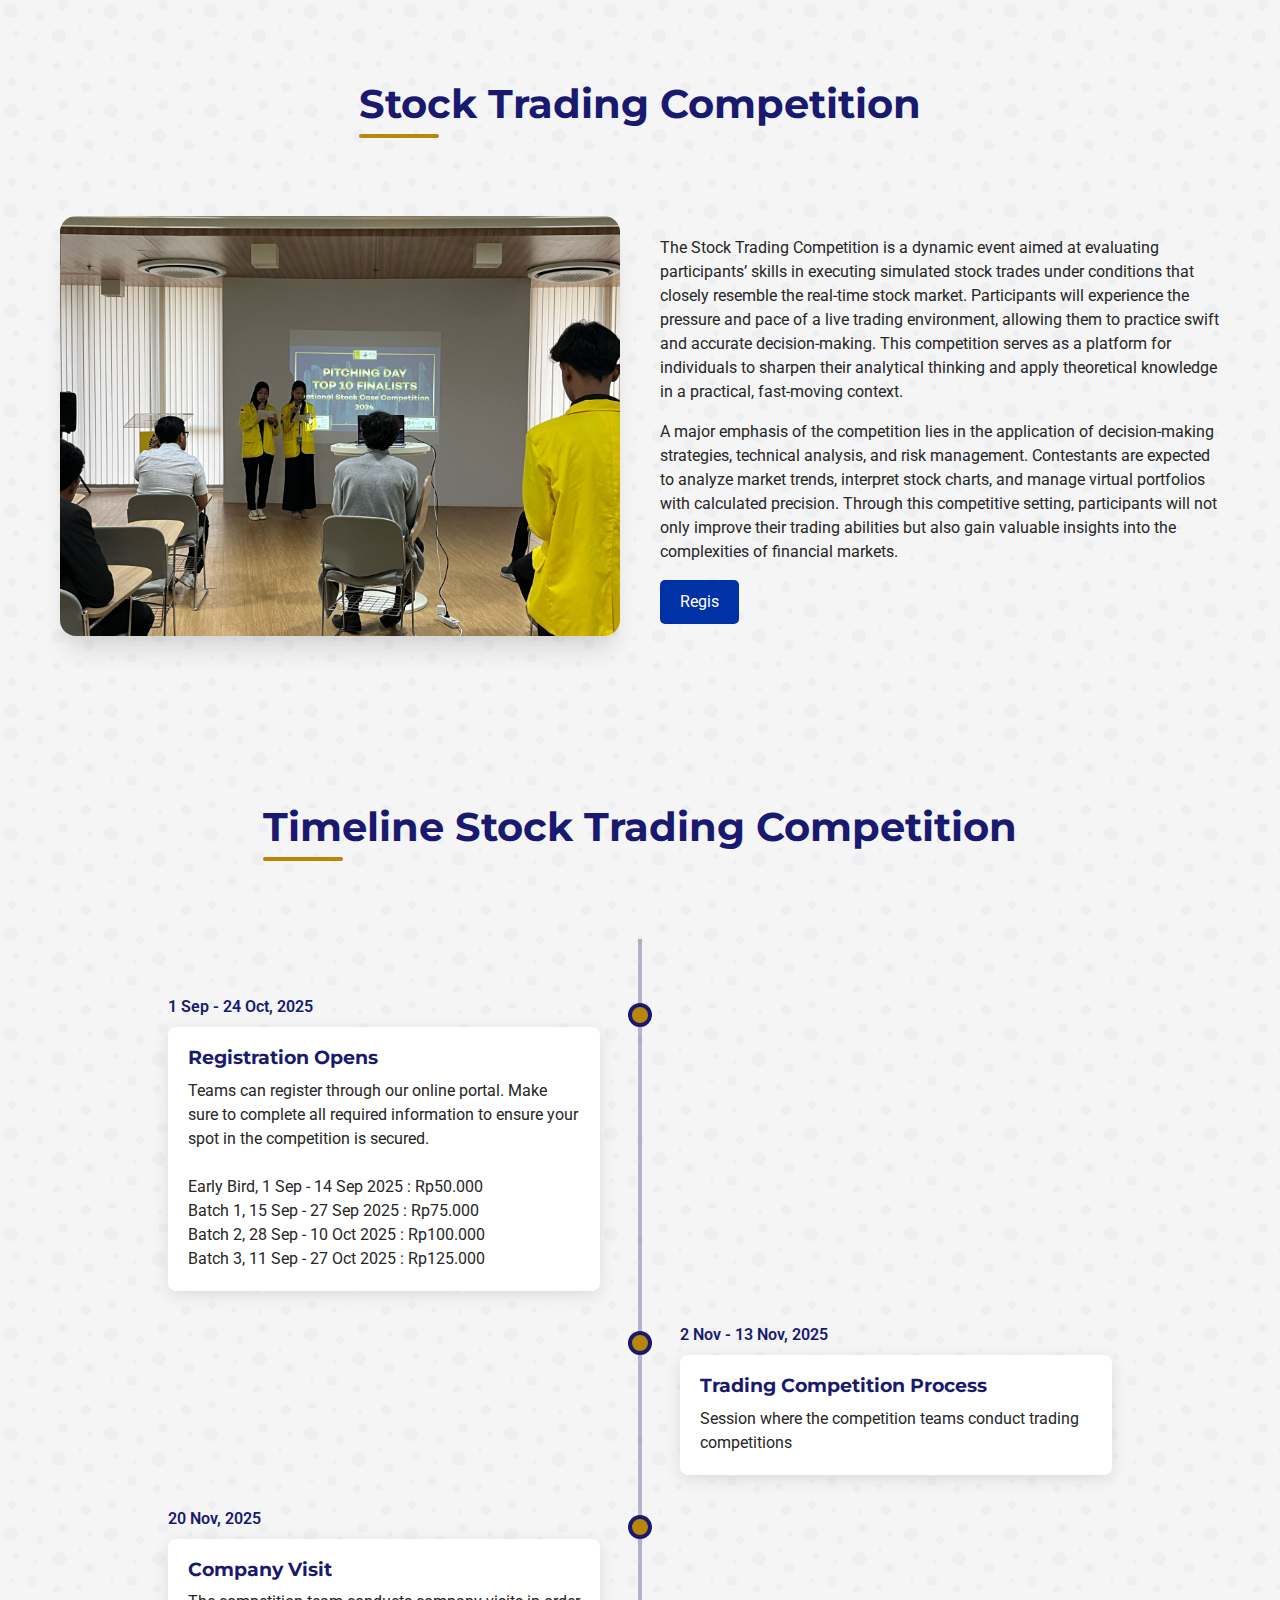
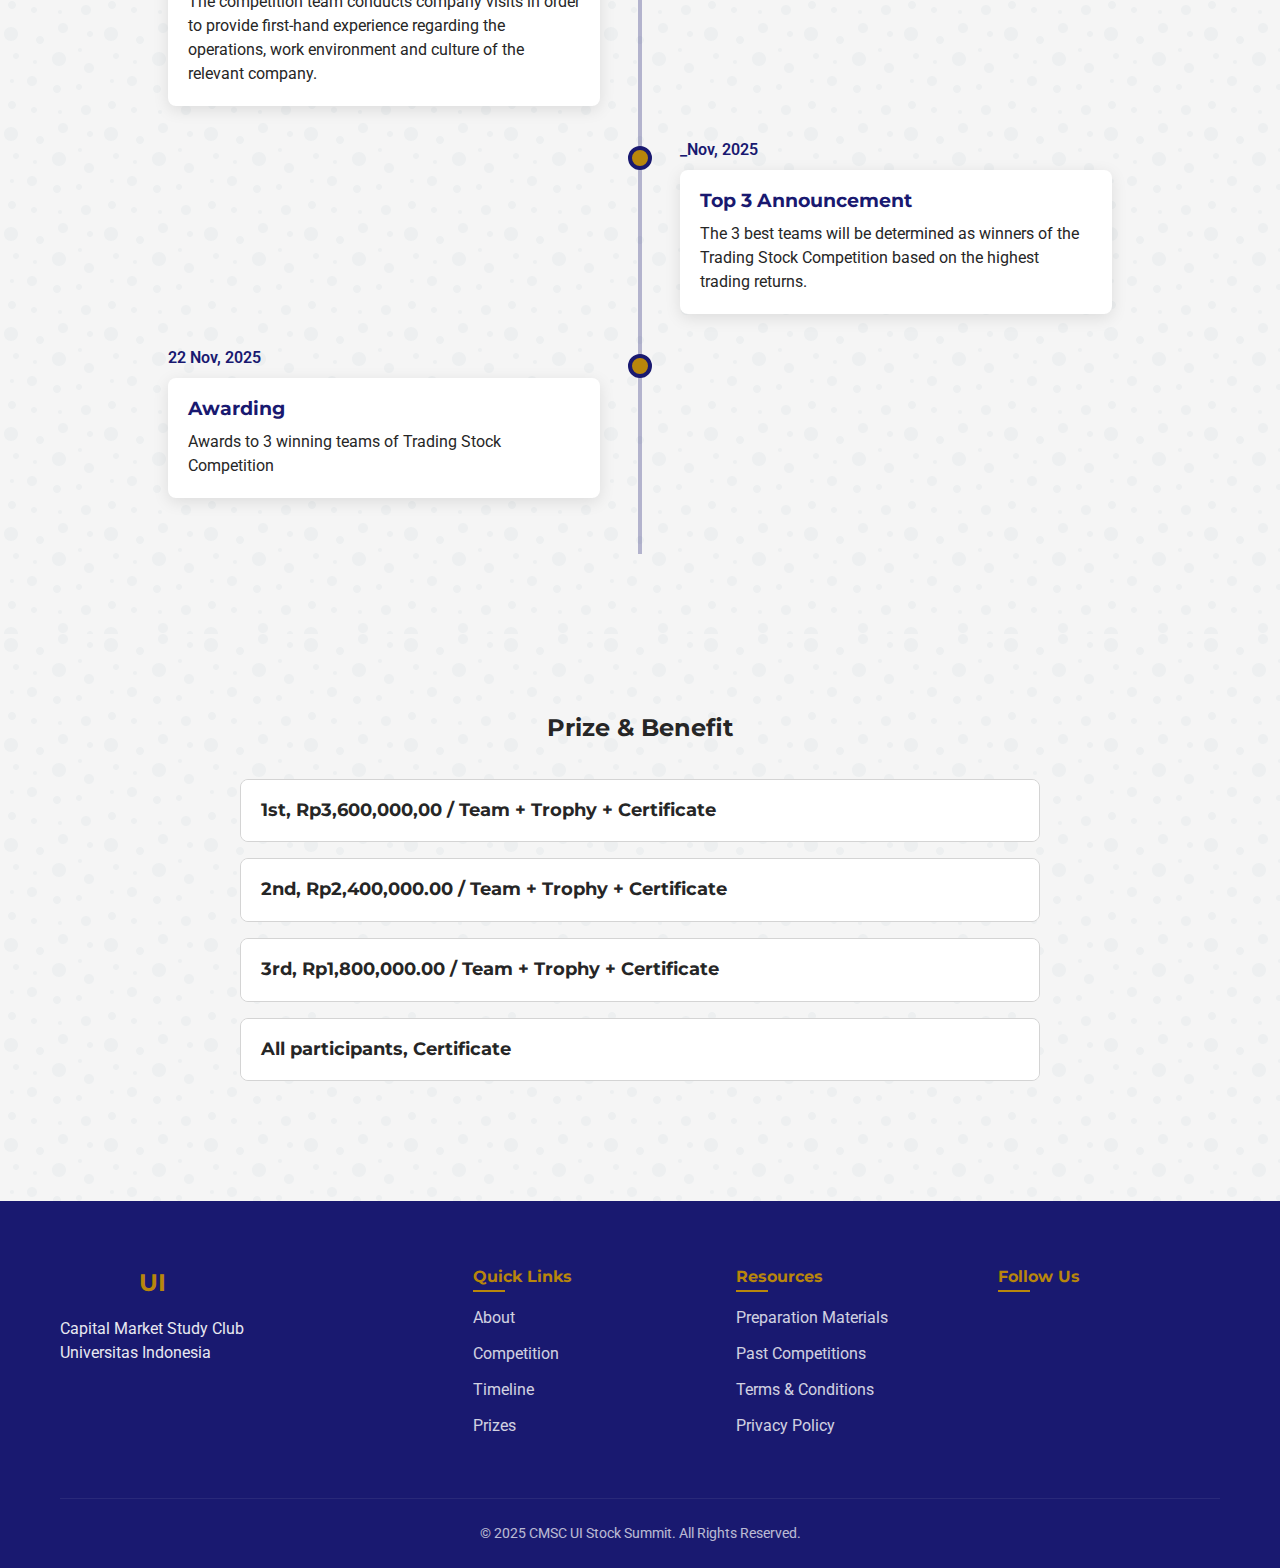
<file: competitions/stock/stock.html>
<!DOCTYPE html>
<html lang="en">
<head>
    <meta charset="UTF-8">
    <meta name="viewport" content="width=device-width, initial-scale=1.0">
    <title>Stock Trading</title>
</head>
	<link rel="stylesheet" href="stock.css">
<body>

    <!-- About Section -->
		<section id="about" class="section bg-pattern">
			<div class="container">
				<div class="section-header">
					<h2 class="section-title">Stock Trading Competition</h2>
				</div>
				<div class="about-content">
					<div class="about-image">
						<img src="gambar 3.jpeg" alt="Stock Summit Event">
					</div>
					<div class="about-text fade-in">
						<p>The Stock Trading Competition is a dynamic event aimed at evaluating participants’ skills in executing 
                            simulated stock trades under conditions that closely resemble the real-time stock market. Participants 
                            will experience the pressure and pace of a live trading environment, allowing them to practice swift
                             and accurate decision-making. This competition serves as a platform for individuals to sharpen their 
                             analytical thinking and apply theoretical knowledge in a practical, fast-moving context.</p>
						<p>A major emphasis of the competition lies in the application of decision-making strategies, technical analysis,
                             and risk management. Contestants are expected to analyze market trends, interpret stock charts, and manage 
                             virtual portfolios with calculated precision. Through this competitive setting, participants will not only 
                             improve their trading abilities but also gain valuable insights into the complexities of financial markets.</p>
                            <a href="link-tujuan.html" class="card-int__button">Regis</a>
					</div>
				</div>
			</div>
		</section>

        <!-- timeline -->
         <!-- Timeline Section -->
		<section id="timeline" class="section bg-pattern">
			<div class="container">
				<div class="section-header">
					<h2 class="section-title">Timeline Stock Trading Competition</h2>
				</div>
				<div class="timeline">
					<div class="timeline-item">
						<div class="timeline-dot"></div>
						<div class="timeline-date">1 Sep - 24 Oct, 2025</div>
						<div class="timeline-content fade-in">
							<h3>Registration Opens</h3>
							<p>Teams can register through our online portal. Make sure to complete all required 
                                information to ensure your spot in the competition is secured.</p>
							<BR>
							<p>Early Bird, 1 Sep - 14 Sep 2025 : Rp50.000</p>
							<p>Batch 1, 15 Sep - 27 Sep 2025 : Rp75.000</p>
							<p>Batch 2, 28 Sep - 10 Oct 2025 : Rp100.000</p>
							<p>Batch 3, 11 Sep - 27 Oct 2025 : Rp125.000</p>
						</div>
					</div>
					<div class="timeline-item">
						<div class="timeline-dot"></div>
						<div class="timeline-date">2 Nov - 13 Nov, 2025</div>
						<div class="timeline-content fade-in">
							<h3>Trading Competition Process</h3>
							<p>Session where the competition teams conduct trading competitions</p>
						</div>
					</div>
					<div class="timeline-item">
						<div class="timeline-dot"></div>
						<div class="timeline-date">20 Nov, 2025</div>
						<div class="timeline-content fade-in">
							<h3>Company Visit</h3>
							<p>The competition team conducts company visits in order to provide first-hand experience 
								regarding the operations, work environment and culture of the relevant company.</p>
						</div>
					</div>
					<div class="timeline-item">
						<div class="timeline-dot"></div>
						<div class="timeline-date">_Nov, 2025</div>
						<div class="timeline-content fade-in">
							<h3>Top 3 Announcement</h3>
							<p>The 3 best teams will be determined as winners of the Trading Stock Competition based on the highest trading returns.</p>
						</div>
					</div>
					<div class="timeline-item">
						<div class="timeline-dot"></div>
						<div class="timeline-date">22 Nov, 2025</div>
						<div class="timeline-content fade-in">
							<h3>Awarding</h3>
							<p>Awards to 3 winning teams of Trading Stock Competition</p>
						</div>
					</div>
				</div>
			</div>
		</section>
		
		<!-- Prize -->
		<section id="timeline" class="section bg-pattern">
			<div class="container">
				<div class="section-header">
					<h2>Prize & Benefit</h2>
					<br>
					<div class="faq-content">
					<div class="faq-item">
						<div class="faq-question">
							<h3>1st, Rp3,600,000,00 / Team + Trophy + Certificate</h3>
							<i class="fas fa-chevron-down"></i>
						</div>
					</div>
					<div class="faq-item">
						<div class="faq-question">
							<h3>2nd, Rp2,400,000.00 / Team + Trophy  + Certificate</h3>
							<i class="fas fa-chevron-down"></i>
						</div>
					</div>
					<div class="faq-item">
						<div class="faq-question">
							<h3>3rd, Rp1,800,000.00 / Team + Trophy  + Certificate</h3>
							<i class="fas fa-chevron-down"></i>
						</div>
					</div>
					<div class="faq-item">
						<div class="faq-question">
							<h3>All participants, Certificate</h3>
							<i class="fas fa-chevron-down"></i>
						</div>
				</div>
			</div>
		</section>

         <!-- Footer -->
		<footer id="footer">
			<div class="container">
				<div class="footer-content">
					<div class="footer-logo">
						<a href="#">
							<span class="logo-text">
								<span class="text-primary-blue">CMSC</span>
								<span class="text-primary-gold">UI</span>
							</span>
						</a>
						<p>Capital Market Study Club<br>Universitas Indonesia</p>
					</div>
					<div class="footer-links">
						<div class="footer-column">
							<h4>Quick Links</h4>
							<ul>
								<li>
									<a href="#about">About</a>
								</li>
								<li>
									<a href="#competition">Competition</a>
								</li>
								<li>
									<a href="#timeline">Timeline</a>
								</li>
								<li>
									<a href="#prizes">Prizes</a>
								</li>
							</ul>
						</div>
						<div class="footer-column">
							<h4>Resources</h4>
							<ul>
								<li>
									<a href="#">Preparation Materials</a>
								</li>
								<li>
									<a href="#">Past Competitions</a>
								</li>
								<li>
									<a href="#">Terms &amp; Conditions</a>
								</li>
								<li>
									<a href="#">Privacy Policy</a>
								</li>
							</ul>
						</div>
						<div class="footer-column">
							<h4>Follow Us</h4>
							<div class="social-icons">
								<a href="#">
									<i class="fab fa-instagram"></i>
								</a>
								<a href="#">
									<i class="fab fa-twitter"></i>
								</a>
								<a href="#">
									<i class="fab fa-linkedin-in"></i>
								</a>
								<a href="#">
									<i class="fab fa-youtube"></i>
								</a>
							</div>
						</div>
					</div>
				</div>
				<div class="footer-bottom">
					<p>© 2025 CMSC UI Stock Summit. All Rights Reserved.</p>
				</div>
			</div>
		</footer>
		
</body>
</html>
</file>
<file: styles.css>
/* Global Styles for CMSC UI Stock Summit 2025 */
@import url('https://fonts.googleapis.com/css2?family=Montserrat:wght@400;500;600;700;800&family=Roboto:wght@300;400;500;700&display=swap');

:root {
    /* Primary Colors */
    --primary-blue:#191970;
    --primary-gold: #b8860b;
    
    /* Secondary Colors */
    --secondary-blue: #191970;
    --secondary-gold: #b89f16c9;
    
    /* Accent Colors */
    --accent-blue: #005BBB;
    --accent-gold: #FCC200;
    
    /* Neutral Colors */
    --neutral-100: #F5F5F5;
    --neutral-200: #E5E5E5;
    --neutral-300: #D4D4D4;
    --neutral-400: #A3A3A3;
    --neutral-500: #737373;
    --neutral-600: #525252;
    --neutral-700: #404040;
    --neutral-800: #262626;
    --neutral-900: #171717;
}

/* Basic Reset */
* {
    margin: 0;
    padding: 0;
    box-sizing: border-box;
}

html {
    scroll-behavior: smooth;
    scroll-padding-top: 80px;
}

body {
    font-family: 'Roboto', sans-serif;
    color: var(--neutral-800);
    line-height: 1.5;
    background-color: white;
}

h1, h2, h3, h4, h5, h6 {
    font-family: 'Montserrat', sans-serif;
    font-weight: 700;
    line-height: 1.2;
    margin-bottom: 0.5em;
}

a {
    text-decoration: none;
    color: inherit;
    transition: color 0.3s ease;
}

ul, ol {
    list-style-position: inside;
}

img {
    max-width: 100%;
    height: auto;
}

/* Layout */
.container {
    width: 100%;
    max-width: 1200px;
    margin: 0 auto;
    padding: 0 20px;
}

.section {
    padding: 80px 0;
}

.section-header {
    text-align: center;
    margin-bottom: 40px;
}

.section-title {
    position: relative;
    margin-bottom: 3rem;
    display: inline-block;
    font-size: 2.5rem;
    color: var(--primary-blue);
}

.section-title::after {
    content: '';
    position: absolute;
    left: 0;
    bottom: -10px;
    width: 80px;
    height: 4px;
    background-color: var(--primary-gold);
    border-radius: 2px;
}

/* Buttons */
.btn-primary {
    background-color: var(--primary-gold);
    color: var(--neutral-900);
    padding: 12px 24px;
    border-radius: 8px;
    font-weight: 600;
    transition: all 0.3s ease;
    display: inline-block;
    text-align: center;
    box-shadow: 0 4px 6px rgba(0, 0, 0, 0.473);
    cursor: pointer;
    border: none;
}

.btn-primary:hover {
    background-color: var(--secondary-gold);
    transform: translateY(-2px);
    box-shadow: 0 6px 8px rgba(0, 0, 0, 0.15);
}

.btn-outline {
    background-color: transparent;
    color: white;
    border: 2px solid white;
    padding: 12px 24px;
    border-radius: 8px;
    font-weight: 600;
    transition: all 0.3s ease;
    display: inline-block;
    text-align: center;
}

.btn-outline:hover {
    background-color: white;
    color: var(--primary-blue);
    transform: translateY(-2px);
}

.full-width {
    width: 100%;
}

/* Header */
header {
    position: fixed;
    width: 100%;
    z-index: 50;
    transition: all 0.3s ease;
    padding: 16px 0;
    background-color: white;
}


header.scrolled {
    background-color: white;
    box-shadow: 0 4px 10px rgba(0, 0, 0, 0.1);
    padding: 8px 0;
}

.header-content {
    display: flex;
    align-items: center;
    justify-content: space-between;
}

.logo {
    display: flex;
    align-items: center;
}

.logo-img {
  width: 60px; 
  height: auto;
  margin-right: 10px;
}

.logo-text {
    font-weight: bold;
    font-size: 1.5rem;
    font-family: 'Montserrat', sans-serif;
}

.text-primary-blue {
    color: var(--primary-blue);
}

.text-primary-gold {
    color: var(--primary-gold);
}

.desktop-nav {
    display: none;
}

@media (min-width: 768px) {
    .desktop-nav {
        display: flex;
        align-items: center;
        gap: 16px; /* Jarak antar kotak menu */
        margin-left: auto;
    }

    .desktop-nav a {
        display: inline-block;
        padding: 10px 20px;
        border: 2px solid var(--primary-blue); /* Border kotaknya */
        border-radius: 8px;
        color: var(--neutral-800);
        font-weight: 600;
        text-decoration: none;
        transition: background-color 0.3s, color 0.3s;
    }

    .desktop-nav a:hover {
        background-color: var(--primary-blue);
        color: white;
    }
}

.mobile-menu-button {
    display: block;
    background: none;
    border: none;
    color: var(--neutral-800);
    font-size: 1.5rem;
    cursor: pointer;
}

@media (min-width: 768px) {
    .mobile-menu-button {
        display: none;
    }
}

.mobile-menu {
    display: block;
    max-height: 0;
    overflow: hidden;
    transition: max-height 0.5s ease;
    opacity: 0;
    margin-top: 0;
}

.mobile-menu.open {
    max-height: 500px;
    opacity: 1;
    margin-top: 16px;
}

.mobile-menu nav {
    display: flex;
    flex-direction: column;
    gap: 16px;
    padding: 16px 0;
}

/* Hero Section */
.hero-section {
    min-height: 100vh;
    position: relative;
    overflow: hidden;
    display: flex;
    align-items: center;
    background: linear-gradient(to right, var(--primary-blue), var(--secondary-blue));
    padding-top: 64px;
}

.hero-background {
    position: absolute;
    inset: 0;
    opacity: 0.1;
}

.circle-1 {
    position: absolute;
    top: 40px;
    left: 40px;
    width: 96px;
    height: 96px;
    border-radius: 50%;
    background-color: var(--primary-gold);
}

.circle-2 {
    position: absolute;
    bottom: 80px;
    right: 80px;
    width: 128px;
    height: 128px;
    border-radius: 50%;
    background-color: var(--primary-gold);
}

.circle-3 {
    position: absolute;
    top: 25%;
    right: 33%;
    width: 64px;
    height: 64px;
    border-radius: 50%;
    background-color: var(--primary-gold);
}

.circle-4 {
    position: absolute;
    top: 75%;
    left: 33%;
    width: 80px;
    height: 80px;
    border-radius: 50%;
    background-color: var(--primary-gold);
}

.graph-pattern {
    position: absolute;
    bottom: 0;
    left: 0;
    width: 100%;
    height: 192px;
    opacity: 0.2;
}

.hero-content {
    max-width: 1280px;
    margin: 0 auto;
    text-align: center;
    position: relative;
    z-index: 10;
    padding: 64px 0;
}

.organization-name {
    color: var(--primary-gold);
    font-family: 'Montserrat', sans-serif;
    font-size: 1.25rem;
    margin-bottom: 16px;
    font-weight: 600;
    letter-spacing: 0.05em;
}

.event-title {
    color: white;
    font-family: 'Montserrat', sans-serif;
    font-size: 3rem;
    margin-bottom: 24px;
    font-weight: 800;
    line-height: 1.2;
}

@media (min-width: 768px) {
    .event-title {
        font-size: 4rem;
    }
}

@media (min-width: 1024px) {
    .event-title {
        font-size: 5rem;
    }
}

.gold-text {
    color: var(--primary-gold);
}

.tagline {
    color: white;
    font-size: 1.25rem;
    margin-bottom: 40px;
    font-weight: 300;
}

@media (min-width: 768px) {
    .tagline {
        font-size: 1.5rem;
    }
}

@media (min-width: 1024px) {
    .tagline {
        font-size: 1.75rem;
    }
}

.cta-buttons {
    display: flex;
    flex-direction: column;
    align-items: center;
    gap: 16px;
    margin-bottom: 64px;
}

@media (min-width: 640px) {
    .cta-buttons {
        flex-direction: row;
        justify-content: center;
        gap: 24px;
    }
}

.cta-buttons a {
    padding: 16px 32px;
    font-size: 1.125rem;
    width: 100%;
}

@media (min-width: 640px) {
    .cta-buttons a {
        width: auto;
    }
}

@media (min-width: 768px) {
    .cta-buttons a {
        font-size: 1.25rem;
    }
}


.statistics {
    display: grid;
    grid-template-columns: repeat(2, 1fr);
    gap: 24px;
    margin-top: 64px;
    color: white;
}

@media (min-width: 768px) {
    .statistics {
        grid-template-columns: repeat(4, 1fr);
    }
}

.stat-box {
    padding: 16px;
    border-radius: 8px;
    background-color: rgba(0, 0, 0, 0.3); /* lebih kontras */
    backdrop-filter: blur(4px);
    transition: transform 0.3s ease, box-shadow 0.3s ease;
}

.stat-box:hover {
    transform: scale(1.05);
    box-shadow: 0 8px 20px rgba(255, 215, 0, 0.2); /* efek glow emas */
}

.stat-number {
    color: var(--primary-gold);
    font-size: 1.75rem;
    font-weight: 700;
    text-shadow: 0 2px 6px rgba(0, 0, 0, 0.5);
    font-family: 'Bebas Neue', sans-serif;
}

@media (min-width: 768px) {
    .stat-number {
        font-size: 2.5rem; /* lebih besar */
    }
}

.stat-label {
    font-size: 0.875rem;
}

@media (min-width: 768px) {
    .stat-label {
        font-size: 1rem;
    }
}

/* About Section */
.about-content {
    display: flex;
    flex-direction: column;
    gap: 40px;
}

@media (min-width: 768px) {
    .about-content {
        flex-direction: row;
        align-items: center;
    }
}

.about-image {
    flex: 1;
}

.about-image img {
    border-radius: 16px;
    box-shadow: 0 20px 25px -5px rgba(0, 0, 0, 0.1), 0 10px 10px -5px rgba(0, 0, 0, 0.04);
}

.about-text {
    flex: 1;
}

.about-text h3 {
    font-size: 1.75rem;
    margin-bottom: 16px;
}

.about-text p {
    margin-bottom: 16px;
}

.feature-list {
    list-style: none;
    margin-top: 24px;
}

.feature-list li {
    margin-bottom: 12px;
    display: flex;
    align-items: center;
}

.feature-list i {
    color: var(--primary-gold);
    margin-right: 12px;
}

/* categories */
.cards-grid {
  display: flex;                  
  justify-content: center;       
  gap: 24px;                     
  flex-wrap: wrap;            
  overflow-x: auto;              
  padding: 20px;
}

@media (min-width: 640px) {
    .cards-grid {
        grid-template-columns: repeat(2, 1fr);
    }
}

@media (min-width: 1024px) {
    .cards-grid {
        grid-template-columns: repeat(3, 1fr);
    }
}

.card {
    background-color: white;
    border-radius: 16px;
    overflow: hidden;
    box-shadow: 0 10px 20px rgba(0, 0, 0, 0.05);
    transition: transform 0.3s ease, box-shadow 0.3s ease;
    padding: 32px 24px;
    text-align: center;
    max-width: 280px; 
    min-width: 220px; 
    word-wrap: break-word;
}

.card:hover {
    transform: translateY(-5px);
    box-shadow: 0 15px 30px rgba(0, 0, 0, 0.1);
}

.card-icon {
    font-size: 2.5rem;
    color: var(--primary-gold);
    margin-bottom: 16px;
}

.card h3 {
    margin-bottom: 16px;
    font-size: 1.25rem;
}

/* Timeline */
.timeline {
    position: relative;
    max-width: 1024px;
    margin: 0 auto;
    padding: 40px 0;
}

.timeline::before {
    content: '';
    position: absolute;
    width: 4px;
    background-color: var(--primary-blue);
    top: 0;
    bottom: 0;
    left: 50%;
    margin-left: -2px;
    opacity: 0.3;
}

@media (max-width: 480px) {
    .timeline::before {
        left: 31px;
    }
    .card {
    max-width: 100%;
    width: 100%;
  }

  .cards-grid {
    justify-content: center;
  }
}

/* Prizes & Jury */
.prizes-jury-content {
    display: flex;
    flex-direction: column;
    gap: 48px;
}

@media (min-width: 768px) {
    .prizes-jury-content {
        flex-direction: row;
    }
}

.prizes-section,
.jury-section {
    flex: 1;
}

.prizes-section h3,
.jury-section h3 {
    font-size: 1.75rem;
    margin-bottom: 24px;
    text-align: center;
}

.prize-cards {
    display: flex;
    flex-direction: column;
    gap: 16px;
    margin-bottom: 32px;
}

@media (min-width: 640px) {
    .prize-cards {
        flex-direction: row;
    }
}

.prize-card {
    flex: 1;
    background-color: white;
    border-radius: 16px;
    overflow: hidden;
    box-shadow: 0 10px 20px rgba(0, 0, 0, 0.05);
    padding: 24px;
    text-align: center;
    transition: transform 0.3s ease, box-shadow 0.3s ease;
}

.prize-card:hover {
    transform: translateY(-5px);
    box-shadow: 0 15px 30px rgba(0, 0, 0, 0.1);
}

.prize-medal {
    font-size: 2rem;
    color: var(--primary-gold);
    margin-bottom: 16px;
    position: relative;
    display: inline-block;
}

.prize-medal span {
    position: absolute;
    font-size: 0.875rem;
    font-weight: 700;
    top: 50%;
    left: 50%;
    transform: translate(-50%, -50%);
    color: var(--neutral-800);
}

.prize-amount {
    font-size: 1.5rem;
    font-weight: 700;
    margin-bottom: 8px;
    color: var(--primary-blue);
}

.special-prizes {
    background-color: var(--neutral-100);
    border-radius: 16px;
    padding: 24px;
}

.special-prizes h4 {
    margin-bottom: 16px;
    color: var(--primary-blue);
}

.special-prizes ul {
    list-style: none;
}

.special-prizes li {
    padding: 8px 0;
    border-bottom: 1px solid var(--neutral-300);
}

.special-prizes li:last-child {
    border-bottom: none;
}

.jury-grid {
    display: grid;
    grid-template-columns: repeat(2, 1fr);
    gap: 24px;
}

@media (min-width: 1024px) {
    .jury-grid {
        grid-template-columns: repeat(2, 1fr);
    }
}

.jury-member {
    text-align: center;
}

.jury-member img {
    width: 120px;
    height: 120px;
    border-radius: 50%;
    object-fit: cover;
    margin-bottom: 16px;
    border: 4px solid var(--primary-gold);
}

.jury-member h4 {
    margin-bottom: 4px;
}

.jury-member p {
    color: var(--neutral-600);
    font-size: 0.9rem;
}

/* Registration */
.registration-content {
    display: flex;
    flex-direction: column;
    gap: 40px;
}

@media (min-width: 768px) {
    .registration-content {
        flex-direction: row;
    }
}

.registration-text,
.registration-form {
    flex: 1;
}

.registration-text h3 {
    font-size: 1.75rem;
    margin-bottom: 16px;
}

.registration-text p {
    margin-bottom: 24px;
}

.registration-info {
    display: flex;
    flex-direction: column;
    gap: 24px;
    margin-top: 32px;
}

.info-item {
    display: flex;
    gap: 16px;
}

.info-item i {
    font-size: 1.5rem;
    color: var(--primary-gold);
}

.info-item h4 {
    margin-bottom: 4px;
    color: var(--primary-blue);
}

.registration-form {
    background-color: white;
    border-radius: 16px;
    box-shadow: 0 10px 20px rgba(0, 0, 0, 0.05);
    padding: 32px;
}

/* regis */ 
.card {
  width: 275px;
  position: relative;
  background: rgb(255, 255, 255);
  padding: 20px;
}

.card:hover:before, .card:hover:after {
  box-shadow: 0px 8px 15px rgba(0, 0, 0, 0.6);
}

.card:hover:before {
  transform: rotate(-8deg);
}

.card:hover:after {
  transform: rotate(8deg);
}

.card__img {
  position: relative;
  background-size: cover;
  background-position: center;
  width: 100%;
  height: 175px;
}
.card__img.img-stock {
  background-image: url('https://i.pinimg.com/736x/ac/ba/6d/acba6dcd3ed6efd1caf398191903593c.jpg');
}

.card__img.img-equity {
  background-image: url('https://i.pinimg.com/736x/a4/d1/08/a4d1089fc9929e9da57a3d59fdf60b91.jpg');
}

.card__span {
  cursor: pointer;
  font-size: 11px;
  position: absolute;
  background-color: white;
  top: 10px;
  left: 10px;
  padding: 3px 7px;
  box-shadow: 0px 3px 10px rgba(0, 0, 0, 0.2);
  transition: transform 0.1s ease-in;
  user-select: none;
}

.card__span:hover {
  transform: translateX(5px);
}

.card-int {
  padding: 20px 0 0 0;
}

.card-int__title {
  font-weight: bold;
  font-size: 1.2rem;
  font-family: Arial, Helvetica, sans-serif;
  margin-bottom: 10px;
}

.card-int__button {
  cursor: pointer;
  margin: 20px 0 0 0;
  width: 100%;
  background-color: rgb(238, 246, 255);
  border: none;
  color: black;
  position: relative;
  overflow: hidden;
  box-shadow: 0px 0px 10px rgba(0, 0, 0, 0);
  transition: box-shadow 0.1s ease-in;
  user-select: none;
  display: inline-block;
  padding: 10px 20px;
  background-color: #0032a6;
  color: white;
  border-radius: 5px;
}

.card-int__button:active {
  box-shadow: 0px 0px 15px rgba(0, 119, 255, 0.5);
}

.card-int__button:hover::before {
  animation: effect_two 0.4s 1;
}

.card-int__button::before {
  content: 'More for this article';
  color: white;
  display: flex;
  align-items: center;
  justify-content: center;
  position: absolute;
  background: rgb(0,133,255);
  background: linear-gradient(146deg, #0032a6 0%, #68aeff 100%);
  width: 100%;
  height: 100%;
  top: 0;
  left: 0;
  transform: translateX(-99%);
  z-index: 1;
}
.form-group label {
    display: block;
    margin-bottom: 8px;
    font-weight: 500;
}

.form-group input,
.form-group select,
.form-group textarea {
    width: 100%;
    padding: 12px;
    border: 1px solid var(--neutral-300);
    border-radius: 8px;
    font-family: 'Roboto', sans-serif;
    font-size: 1rem;
}

.form-group input:focus,
.form-group select:focus,
.form-group textarea:focus {
    border-color: var(--primary-blue);
    outline: none;
}

.form-group textarea {
    min-height: 100px;
    resize: vertical;
}

.form-group input.error,
.form-group select.error,
.form-group textarea.error {
    border-color: #e53e3e;
}

.form-success {
    background-color: #10b981;
    color: white;
    text-align: center;
    padding: 12px;
    border-radius: 8px;
    margin-top: 16px;
    display: none;
}
/* Responsive untuk HP (layar kecil) */
@media (max-width: 480px) {
  .card {
    width: 100%;
    padding: 16px;
  }

  .card__img {
    height: 150px;
  }

  .card-int__title {
    font-size: 1rem;
  }

  .card-int__button {
    font-size: 0.9rem;
    padding: 8px 16px;
  }

  .form-group input,
  .form-group select,
  .form-group textarea {
    font-size: 0.95rem;
    padding: 10px;
  }

  .form-group label {
    font-size: 0.9rem;
  }
}

/* seminar */
.card2 {
  background: #fff;
  border-radius: 12px;
  overflow: hidden;
  box-shadow: 0 4px 12px rgba(0, 0, 0, 0.1);
  max-width: 800px;
  margin: auto;
}

.card__img {
  height: 200px;
  background-size: cover;
  background-position: center;
}

.card__img.img-seminar {
    background-image: url('image/seminar.jpeg');; /* ganti dengan path gambar kamu */
}

.card-int {
  padding: 20px;
}

.card-int__title {
  font-size: 1.4rem;
  font-weight: bold;
  margin-bottom: 10px;
}

.excerpt {
  font-size: 1rem;
  margin-bottom: 20px;
  line-height: 1.6;
}


/* FAQ Section */
.faq-content {
    max-width: 800px;
    margin: 0 auto;
}

.faq-item {
    margin-bottom: 16px;
    border: 1px solid var(--neutral-300);
    border-radius: 8px;
    overflow: hidden;
}

.faq-question {
    padding: 20px;
    display: flex;
    justify-content: space-between;
    align-items: center;
    cursor: pointer;
    background-color: white;
}

.faq-question h3 {
    margin: 0;
    font-size: 1.125rem;
}

.faq-question i {
    transition: transform 0.3s ease;
}

.faq-item.active .faq-question i {
    transform: rotate(180deg);
}

.faq-answer {
    padding: 0 20px;
    max-height: 0;
    overflow: hidden;
    transition: max-height 0.3s ease, padding 0.3s ease;
}

.faq-item.active .faq-answer {
    padding: 0 20px 20px;
    max-height: 300px;
}

/* Contact Section */
.contact-content {
    display: flex;
    flex-direction: column;
    gap: 40px;
}

@media (min-width: 768px) {
    .contact-content {
        flex-direction: row;
    }
}

.contact-info,
.contact-form {
    flex: 1;
}

.contact-info h3,
.contact-form h3 {
    font-size: 1.75rem;
    margin-bottom: 16px;
}

.contact-info p {
    margin-bottom: 32px;
}

.contact-details {
    display: flex;
    flex-direction: column;
    gap: 24px;
    margin-bottom: 32px;
}

.contact-item {
    display: flex;
    gap: 16px;
}

.contact-item i {
    font-size: 1.5rem;
    color: var(--primary-gold);
}

.contact-item h4 {
    margin-bottom: 4px;
    color: var(--primary-blue);
}

.social-media {
    display: flex;
    gap: 16px;
}

.social-icon {
    display: flex;
    align-items: center;
    justify-content: center;
    width: 40px;
    height: 40px;
    background-color: var(--primary-blue);
    color: white;
    border-radius: 50%;
    transition: background-color 0.3s ease, transform 0.3s ease;
}

.social-icon:hover {
    background-color: var(--primary-gold);
    transform: translateY(-3px);
}

.contact-form h3 {
    text-align: center;
    margin-bottom: 24px;
}

/* Footer */
footer {
    background-color: var(--primary-blue);
    color: white;
    padding: 64px 0 24px;
}

.footer-content {
    display: flex;
    flex-direction: column;
    gap: 40px;
    margin-bottom: 48px;
}

@media (min-width: 768px) {
    .footer-content {
        flex-direction: row;
    }
}

.footer-logo {
    flex: 1;
}

.footer-logo p {
    margin-top: 16px;
    opacity: 0.9;
}

.footer-links {
    flex: 2;
    display: flex;
    flex-wrap: wrap;
    gap: 40px;
}

.footer-column {
    flex: 1;
    min-width: 150px;
}

.footer-column h4 {
    position: relative;
    display: inline-block;
    margin-bottom: 20px;
    color: var(--primary-gold);
}

.footer-column h4::after {
    content: '';
    position: absolute;
    left: 0;
    bottom: -6px;
    width: 32px;
    height: 2px;
    background-color: var(--primary-gold);
}

.footer-column ul {
    list-style: none;
}

.footer-column li {
    margin-bottom: 12px;
}

.footer-column a {
    opacity: 0.8;
    transition: opacity 0.3s ease;
}

.footer-column a:hover {
    opacity: 1;
    color: var(--primary-gold);
}

.footer-column .social-icons {
    display: flex;
    gap: 16px;
}

.footer-bottom {
    text-align: center;
    padding-top: 24px;
    border-top: 1px solid rgba(255, 255, 255, 0.1);
    opacity: 0.7;
    font-size: 0.875rem;
}

/* Animation Classes */
.fade-in {
    opacity: 0;
    transform: translateY(20px);
    transition: opacity 0.8s ease-in-out, transform 0.8s ease-in-out;
}

.slide-in-left {
    opacity: 0;
    transform: translateX(-30px);
    transition: opacity 0.8s ease-in-out, transform 0.8s ease-in-out;
}

.slide-in-right {
    opacity: 0;
    transform: translateX(30px);
    transition: opacity 0.8s ease-in-out, transform 0.8s ease-in-out;
}

.fade-in.visible,
.slide-in-left.visible,
.slide-in-right.visible {
    opacity: 1;
    transform: translate(0);
}

.team-composition p {
  margin: 0;
  line-height: 1.2;
}

/* Utility Classes */
.gold-accent {
    color: var(--primary-gold);
}

.bg-pattern {
    background-color: var(--neutral-100);
    background-image: url("data:image/svg+xml,%3Csvg width='100' height='100' viewBox='0 0 100 100' xmlns='http://www.w3.org/2000/svg'%3E%3Cpath d='M11 18c3.866 0 7-3.134 7-7s-3.134-7-7-7-7 3.134-7 7 3.134 7 7 7zm48 25c3.866 0 7-3.134 7-7s-3.134-7-7-7-7 3.134-7 7 3.134 7 7 7zm-43-7c1.657 0 3-1.343 3-3s-1.343-3-3-3-3 1.343-3 3 1.343 3 3 3zm63 31c1.657 0 3-1.343 3-3s-1.343-3-3-3-3 1.343-3 3 1.343 3 3 3zM34 90c1.657 0 3-1.343 3-3s-1.343-3-3-3-3 1.343-3 3 1.343 3 3 3zm56-76c1.657 0 3-1.343 3-3s-1.343-3-3-3-3 1.343-3 3 1.343 3 3 3zM12 86c2.21 0 4-1.79 4-4s-1.79-4-4-4-4 1.79-4 4 1.79 4 4 4zm28-65c2.21 0 4-1.79 4-4s-1.79-4-4-4-4 1.79-4 4 1.79 4 4 4zm23-11c2.76 0 5-2.24 5-5s-2.24-5-5-5-5 2.24-5 5 2.24 5 5 5zm-6 60c2.21 0 4-1.79 4-4s-1.79-4-4-4-4 1.79-4 4 1.79 4 4 4zm29 22c2.76 0 5-2.24 5-5s-2.24-5-5-5-5 2.24-5 5 2.24 5 5 5zM32 63c2.76 0 5-2.24 5-5s-2.24-5-5-5-5 2.24-5 5 2.24 5 5 5zm57-13c2.76 0 5-2.24 5-5s-2.24-5-5-5-5 2.24-5 5 2.24 5 5 5zm-9-21c1.105 0 2-.895 2-2s-.895-2-2-2-2 .895-2 2 .895 2 2 2zM60 91c1.105 0 2-.895 2-2s-.895-2-2-2-2 .895-2 2 .895 2 2 2zM35 41c1.105 0 2-.895 2-2s-.895-2-2-2-2 .895-2 2 .895 2 2 2zM12 60c1.105 0 2-.895 2-2s-.895-2-2-2-2 .895-2 2 .895 2 2 2z' fill='%23003366' fill-opacity='0.03' fill-rule='evenodd'/%3E%3C/svg%3E");
}

/* Responsive Styles */
@media (max-width: 768px) {
    .section {
        padding: 60px 0;
    }
    
    .btn-primary, .btn-secondary {
        padding: 10px 20px;
    }
    
    .section-title {
        margin-bottom: 2rem;
    }
    
    .section-title::after {
        width: 60px;
    }
}

@media (max-width: 480px) {
    .section {
        padding: 40px 0;
    }
    
    .btn-primary, .btn-outline {
        padding: 8px 16px;
        font-size: 0.9rem;
    }
}

/* ai  */
#footer {
  background: #191970;
  color: #fff;
  padding: 48px 0 0 0;
}
#footer .footer-content {
  display: flex;
  flex-wrap: wrap;
  justify-content: space-between;
  align-items: flex-start;
  gap: 32px;
}
#footer .footer-logo p {
  color: #fff;
  opacity: 0.9;
}
#footer .footer-links h4 {
  color: #FCC200;
  margin-bottom: 12px;
}
#footer .footer-links ul li a {
  color: #fff;
  opacity: 0.85;
  transition: color 0.2s;
}
#footer .footer-links ul li a:hover {
  color: #FCC200;
  opacity: 1;
}
#footer .footer-column {
  margin-bottom: 16px;
}
#footer .social-icons a {
  color: #fff;
  font-size: 1.3rem;
  margin-right: 12px;
  transition: color 0.2s;
}
#footer .social-icons a:hover {
  color: #FCC200;
}
#footer .footer-bottom {
  text-align: center;
  padding-top: 24px;
  border-top: 1px solid rgba(255,255,255,0.15);
  opacity: 0.95;
  font-size: 0.95rem;
  color: #fff;
  background: #15154d;
  margin-top: 32px;
}

#footer .footer-logo .logo-text {
  font-size: 1.5rem;
  font-weight: bold;
  letter-spacing: 1px;
  color: #fff;
  text-shadow: 0 2px 8px rgba(25,25,112,0.25), 0 0 2px #000;
  display: inline-block;
}
#footer .footer-logo .text-primary-blue {
  color: #fff !important;
  text-shadow: 0 2px 8px rgba(25,25,112,0.25), 0 0 2px #000;
}
#footer .footer-logo .text-primary-gold {
  color: #FCC200 !important;
  text-shadow: 0 2px 8px rgba(25,25,112,0.25), 0 0 2px #000;
}
</file>
<file: competitions/equity/equity.css>
/* Global Styles for CMSC UI Stock Summit 2025 */
@import url('https://fonts.googleapis.com/css2?family=Montserrat:wght@400;500;600;700;800&family=Roboto:wght@300;400;500;700&display=swap');

:root {
    /* Primary Colors */
    --primary-blue:#191970;
    --primary-gold: #b8860b;
    
    /* Secondary Colors */
    --secondary-blue: #191970;
    --secondary-gold: #b89f16c9;
    
    /* Accent Colors */
    --accent-blue: #005BBB;
    --accent-gold: #FCC200;
    
    /* Neutral Colors */
    --neutral-100: #F5F5F5;
    --neutral-200: #E5E5E5;
    --neutral-300: #D4D4D4;
    --neutral-400: #A3A3A3;
    --neutral-500: #737373;
    --neutral-600: #525252;
    --neutral-700: #404040;
    --neutral-800: #262626;
    --neutral-900: #171717;
}

/* Basic Reset */
* {
    margin: 0;
    padding: 0;
    box-sizing: border-box;
}

html {
    scroll-behavior: smooth;
    scroll-padding-top: 80px;
}

body {
    font-family: 'Roboto', sans-serif;
    color: var(--neutral-800);
    line-height: 1.5;
    background-color: white;
}

h1, h2, h3, h4, h5, h6 {
    font-family: 'Montserrat', sans-serif;
    font-weight: 700;
    line-height: 1.2;
    margin-bottom: 0.5em;
}

a {
    text-decoration: none;
    color: inherit;
    transition: color 0.3s ease;
}

ul, ol {
    list-style-position: inside;
}

img {
    max-width: 100%;
    height: auto;
}

/* Layout */
.container {
    width: 100%;
    max-width: 1200px;
    margin: 0 auto;
    padding: 0 20px;
}

.section {
    padding: 80px 0;
}

.section-header {
    text-align: center;
    margin-bottom: 40px;
}

.section-title {
    position: relative;
    margin-bottom: 3rem;
    display: inline-block;
    font-size: 2.5rem;
    color: var(--primary-blue);
}

.section-title::after {
    content: '';
    position: absolute;
    left: 0;
    bottom: -10px;
    width: 80px;
    height: 4px;
    background-color: var(--primary-gold);
    border-radius: 2px;
}

/* Header */
header {
    position: fixed;
    width: 100%;
    z-index: 50;
    transition: all 0.3s ease;
    padding: 16px 0;
    background-color: white;
}


header.scrolled {
    background-color: white;
    box-shadow: 0 4px 10px rgba(0, 0, 0, 0.1);
    padding: 8px 0;
}

.header-content {
    display: flex;
    align-items: center;
    justify-content: space-between;
}

.logo {
    display: flex;
    align-items: center;
}

.logo-img {
  width: 60px; 
  height: auto;
  margin-right: 10px;
}

.logo-text {
    font-weight: bold;
    font-size: 1.5rem;
    font-family: 'Montserrat', sans-serif;
}

.text-primary-blue {
    color: var(--primary-blue);
}

.text-primary-gold {
    color: var(--primary-gold);
}

.desktop-nav {
    display: none;
}

@media (min-width: 768px) {
    .desktop-nav {
        display: flex;
        align-items: center;
        gap: 16px; /* Jarak antar kotak menu */
        margin-left: auto;
    }

    .desktop-nav a {
        display: inline-block;
        padding: 10px 20px;
        border: 2px solid var(--primary-blue); /* Border kotaknya */
        border-radius: 8px;
        color: var(--neutral-800);
        font-weight: 600;
        text-decoration: none;
        transition: background-color 0.3s, color 0.3s;
    }

    .desktop-nav a:hover {
        background-color: var(--primary-blue);
        color: white;
    }
}

.mobile-menu-button {
    display: block;
    background: none;
    border: none;
    color: var(--neutral-800);
    font-size: 1.5rem;
    cursor: pointer;
}

@media (min-width: 768px) {
    .mobile-menu-button {
        display: none;
    }
}

.mobile-menu {
    display: block;
    max-height: 0;
    overflow: hidden;
    transition: max-height 0.5s ease;
    opacity: 0;
    margin-top: 0;
}

.mobile-menu.open {
    max-height: 500px;
    opacity: 1;
    margin-top: 16px;
}

.mobile-menu nav {
    display: flex;
    flex-direction: column;
    gap: 16px;
    padding: 16px 0;
}

/* Hero Section */
.hero-section {
    min-height: 100vh;
    position: relative;
    overflow: hidden;
    display: flex;
    align-items: center;
    background: linear-gradient(to right, var(--primary-blue), var(--secondary-blue));
    padding-top: 64px;
}

.hero-background {
    position: absolute;
    inset: 0;
    opacity: 0.1;
}

.circle-1 {
    position: absolute;
    top: 40px;
    left: 40px;
    width: 96px;
    height: 96px;
    border-radius: 50%;
    background-color: var(--primary-gold);
}

.circle-2 {
    position: absolute;
    bottom: 80px;
    right: 80px;
    width: 128px;
    height: 128px;
    border-radius: 50%;
    background-color: var(--primary-gold);
}

.circle-3 {
    position: absolute;
    top: 25%;
    right: 33%;
    width: 64px;
    height: 64px;
    border-radius: 50%;
    background-color: var(--primary-gold);
}

.circle-4 {
    position: absolute;
    top: 75%;
    left: 33%;
    width: 80px;
    height: 80px;
    border-radius: 50%;
    background-color: var(--primary-gold);
}

.graph-pattern {
    position: absolute;
    bottom: 0;
    left: 0;
    width: 100%;
    height: 192px;
    opacity: 0.2;
}

.hero-content {
    max-width: 1280px;
    margin: 0 auto;
    text-align: center;
    position: relative;
    z-index: 10;
    padding: 64px 0;
}

.organization-name {
    color: var(--primary-gold);
    font-family: 'Montserrat', sans-serif;
    font-size: 1.25rem;
    margin-bottom: 16px;
    font-weight: 600;
    letter-spacing: 0.05em;
}

.event-title {
    color: white;
    font-family: 'Montserrat', sans-serif;
    font-size: 3rem;
    margin-bottom: 24px;
    font-weight: 800;
    line-height: 1.2;
}

@media (min-width: 768px) {
    .event-title {
        font-size: 4rem;
    }
}

@media (min-width: 1024px) {
    .event-title {
        font-size: 5rem;
    }
}

.gold-text {
    color: var(--primary-gold);
}

.tagline {
    color: white;
    font-size: 1.25rem;
    margin-bottom: 40px;
    font-weight: 300;
}

@media (min-width: 768px) {
    .tagline {
        font-size: 1.5rem;
    }
}

@media (min-width: 1024px) {
    .tagline {
        font-size: 1.75rem;
    }
}

.cta-buttons {
    display: flex;
    flex-direction: column;
    align-items: center;
    gap: 16px;
    margin-bottom: 64px;
}

@media (min-width: 640px) {
    .cta-buttons {
        flex-direction: row;
        justify-content: center;
        gap: 24px;
    }
}

.cta-buttons a {
    padding: 16px 32px;
    font-size: 1.125rem;
    width: 100%;
}

@media (min-width: 640px) {
    .cta-buttons a {
        width: auto;
    }
}

@media (min-width: 768px) {
    .cta-buttons a {
        font-size: 1.25rem;
    }
}

.statistics {
    display: grid;
    grid-template-columns: repeat(2, 1fr);
    gap: 24px;
    margin-top: 64px;
    color: white;
}

@media (min-width: 768px) {
    .statistics {
        grid-template-columns: repeat(4, 1fr);
    }
}

.stat-box {
    padding: 16px;
    border-radius: 8px;
    background-color: rgba(255, 255, 255, 0.1);
    backdrop-filter: blur(4px);
}

.stat-number {
    color: var(--primary-gold);
    font-size: 1.75rem;
    font-weight: 700;
}

@media (min-width: 768px) {
    .stat-number {
        font-size: 2rem;
    }
}

.stat-label {
    font-size: 0.875rem;
}

@media (min-width: 768px) {
    .stat-label {
        font-size: 1rem;
    }
}

/* button */
.card-int__button {
  display: inline-block;
  padding: 10px 20px;
  background-color: #0032a6;
  color: white;
  text-decoration: none;
  border: none;
  border-radius: 5px;
  cursor: pointer;
}

/* About Section */
.about-content {
    display: flex;
    flex-direction: column;
    gap: 40px;
}

@media (min-width: 768px) {
    .about-content {
        flex-direction: row;
        align-items: center;
    }
}

.about-image {
    flex: 1;
}

.about-image img {
    border-radius: 16px;
    box-shadow: 0 20px 25px -5px rgba(0, 0, 0, 0.1), 0 10px 10px -5px rgba(0, 0, 0, 0.04);
}

.about-text {
    flex: 1;
}

.about-text h3 {
    font-size: 1.75rem;
    margin-bottom: 16px;
}

.about-text p {
    margin-bottom: 16px;
}

.feature-list {
    list-style: none;
    margin-top: 24px;
}

.feature-list li {
    margin-bottom: 12px;
    display: flex;
    align-items: center;
}

.feature-list i {
    color: var(--primary-gold);
    margin-right: 12px;
}

/* categories */
.cards-grid {
  display: flex;                  
  justify-content: center;       
  gap: 24px;                     
  flex-wrap: nowrap;            
  overflow-x: auto;              
  padding: 20px;
}

@media (min-width: 640px) {
    .cards-grid {
        grid-template-columns: repeat(2, 1fr);
    }
}

@media (min-width: 1024px) {
    .cards-grid {
        grid-template-columns: repeat(3, 1fr);
    }
}

.card {
    background-color: white;
    border-radius: 16px;
    overflow: hidden;
    box-shadow: 0 10px 20px rgba(0, 0, 0, 0.05);
    transition: transform 0.3s ease, box-shadow 0.3s ease;
    padding: 32px 24px;
    text-align: center;
}

.card:hover {
    transform: translateY(-5px);
    box-shadow: 0 15px 30px rgba(0, 0, 0, 0.1);
}

.card-icon {
    font-size: 2.5rem;
    color: var(--primary-gold);
    margin-bottom: 16px;
}

.card h3 {
    margin-bottom: 16px;
    font-size: 1.25rem;
}

/* Timeline */
.timeline {
    position: relative;
    max-width: 1024px;
    margin: 0 auto;
    padding: 40px 0;
}

.timeline::before {
    content: '';
    position: absolute;
    width: 4px;
    background-color: var(--primary-blue);
    top: 0;
    bottom: 0;
    left: 50%;
    margin-left: -2px;
    opacity: 0.3;
}

@media (max-width: 768px) {
    .timeline::before {
        left: 31px;
    }
}

.timeline-item {
    padding: 16px 40px;
    position: relative;
    width: 50%;
    left: 0;
}

.timeline-item:nth-child(even) {
    left: 50%;
}

@media (max-width: 768px) {
    .timeline-item,
    .timeline-item:nth-child(even) {
        width: 100%;
        padding-left: 80px;
        padding-right: 24px;
        left: 0;
    }
}

.timeline-dot {
    position: absolute;
    width: 24px;
    height: 24px;
    right: -12px;
    background-color: var(--primary-gold);
    border: 4px solid var(--primary-blue);
    top: 24px;
    border-radius: 50%;
    z-index: 1;
}

.timeline-item:nth-child(even) .timeline-dot {
    left: -12px;
    right: auto;
}

@media (max-width: 768px) {
    .timeline-dot,
    .timeline-item:nth-child(even) .timeline-dot {
        left: 20px;
        right: auto;
    }
}

.timeline-date {
    font-weight: 600;
    color: var(--primary-blue);
    margin-bottom: 8px;
}

.timeline-content {
    padding: 20px;
    background-color: white;
    border-radius: 8px;
    box-shadow: 0 4px 16px rgba(0, 0, 0, 0.1);
}

.timeline-content h3 {
    margin-top: 0;
    color: var(--primary-blue);
}

/* prize */

.faq-content {
    max-width: 800px;
    margin: 0 auto;
}

.faq-item {
    margin-bottom: 16px;
    border: 1px solid var(--neutral-300);
    border-radius: 8px;
    overflow: hidden;
}

.faq-question {
    padding: 20px;
    display: flex;
    justify-content: space-between;
    align-items: center;
    cursor: pointer;
    background-color: white;
}

.faq-question h3 {
    margin: 0;
    font-size: 1.125rem;
}

.faq-question i {
    transition: transform 0.3s ease;
}

.faq-item.active .faq-question i {
    transform: rotate(180deg);
}

.faq-answer {
    padding: 0 20px;
    max-height: 0;
    overflow: hidden;
    transition: max-height 0.3s ease, padding 0.3s ease;
}

.faq-item.active .faq-answer {
    padding: 0 20px 20px;
    max-height: 300px;
}

/* Footer */
footer {
    background-color: var(--primary-blue);
    color: white;
    padding: 64px 0 24px;
}

.footer-content {
    display: flex;
    flex-direction: column;
    gap: 40px;
    margin-bottom: 48px;
}

@media (min-width: 768px) {
    .footer-content {
        flex-direction: row;
    }
}

.footer-logo {
    flex: 1;
}

.footer-logo p {
    margin-top: 16px;
    opacity: 0.9;
}

.footer-links {
    flex: 2;
    display: flex;
    flex-wrap: wrap;
    gap: 40px;
}

.footer-column {
    flex: 1;
    min-width: 150px;
}

.footer-column h4 {
    position: relative;
    display: inline-block;
    margin-bottom: 20px;
    color: var(--primary-gold);
}

.footer-column h4::after {
    content: '';
    position: absolute;
    left: 0;
    bottom: -6px;
    width: 32px;
    height: 2px;
    background-color: var(--primary-gold);
}

.footer-column ul {
    list-style: none;
}

.footer-column li {
    margin-bottom: 12px;
}

.footer-column a {
    opacity: 0.8;
    transition: opacity 0.3s ease;
}

.footer-column a:hover {
    opacity: 1;
    color: var(--primary-gold);
}

.footer-column .social-icons {
    display: flex;
    gap: 16px;
}

.footer-bottom {
    text-align: center;
    padding-top: 24px;
    border-top: 1px solid rgba(255, 255, 255, 0.1);
    opacity: 0.7;
    font-size: 0.875rem;
}

/* Utility Classes */
.gold-accent {
    color: var(--primary-gold);
}

.bg-pattern {
    background-color: var(--neutral-100);
    background-image: url("data:image/svg+xml,%3Csvg width='100' height='100' viewBox='0 0 100 100' xmlns='http://www.w3.org/2000/svg'%3E%3Cpath d='M11 18c3.866 0 7-3.134 7-7s-3.134-7-7-7-7 3.134-7 7 3.134 7 7 7zm48 25c3.866 0 7-3.134 7-7s-3.134-7-7-7-7 3.134-7 7 3.134 7 7 7zm-43-7c1.657 0 3-1.343 3-3s-1.343-3-3-3-3 1.343-3 3 1.343 3 3 3zm63 31c1.657 0 3-1.343 3-3s-1.343-3-3-3-3 1.343-3 3 1.343 3 3 3zM34 90c1.657 0 3-1.343 3-3s-1.343-3-3-3-3 1.343-3 3 1.343 3 3 3zm56-76c1.657 0 3-1.343 3-3s-1.343-3-3-3-3 1.343-3 3 1.343 3 3 3zM12 86c2.21 0 4-1.79 4-4s-1.79-4-4-4-4 1.79-4 4 1.79 4 4 4zm28-65c2.21 0 4-1.79 4-4s-1.79-4-4-4-4 1.79-4 4 1.79 4 4 4zm23-11c2.76 0 5-2.24 5-5s-2.24-5-5-5-5 2.24-5 5 2.24 5 5 5zm-6 60c2.21 0 4-1.79 4-4s-1.79-4-4-4-4 1.79-4 4 1.79 4 4 4zm29 22c2.76 0 5-2.24 5-5s-2.24-5-5-5-5 2.24-5 5 2.24 5 5 5zM32 63c2.76 0 5-2.24 5-5s-2.24-5-5-5-5 2.24-5 5 2.24 5 5 5zm57-13c2.76 0 5-2.24 5-5s-2.24-5-5-5-5 2.24-5 5 2.24 5 5 5zm-9-21c1.105 0 2-.895 2-2s-.895-2-2-2-2 .895-2 2 .895 2 2 2zM60 91c1.105 0 2-.895 2-2s-.895-2-2-2-2 .895-2 2 .895 2 2 2zM35 41c1.105 0 2-.895 2-2s-.895-2-2-2-2 .895-2 2 .895 2 2 2zM12 60c1.105 0 2-.895 2-2s-.895-2-2-2-2 .895-2 2 .895 2 2 2z' fill='%23003366' fill-opacity='0.03' fill-rule='evenodd'/%3E%3C/svg%3E");
}

/* Responsive Styles */
@media (max-width: 768px) {
    .section {
        padding: 60px 0;
    }
    
    .btn-primary, .btn-secondary {
        padding: 10px 20px;
    }
    
    .section-title {
        margin-bottom: 2rem;
    }
    
    .section-title::after {
        width: 60px;
    }
}

@media (max-width: 480px) {
    .section {
        padding: 40px 0;
    }
    
    .btn-primary, .btn-outline {
        padding: 8px 16px;
        font-size: 0.9rem;
    }
}
</file>
<file: competitions/stock/stock.css>
/* Global Styles for CMSC UI Stock Summit 2025 */
@import url('https://fonts.googleapis.com/css2?family=Montserrat:wght@400;500;600;700;800&family=Roboto:wght@300;400;500;700&display=swap');

:root {
    /* Primary Colors */
    --primary-blue:#191970;
    --primary-gold: #b8860b;
    
    /* Secondary Colors */
    --secondary-blue: #191970;
    --secondary-gold: #b89f16c9;
    
    /* Accent Colors */
    --accent-blue: #005BBB;
    --accent-gold: #FCC200;
    
    /* Neutral Colors */
    --neutral-100: #F5F5F5;
    --neutral-200: #E5E5E5;
    --neutral-300: #D4D4D4;
    --neutral-400: #A3A3A3;
    --neutral-500: #737373;
    --neutral-600: #525252;
    --neutral-700: #404040;
    --neutral-800: #262626;
    --neutral-900: #171717;
}

/* Basic Reset */
* {
    margin: 0;
    padding: 0;
    box-sizing: border-box;
}

html {
    scroll-behavior: smooth;
    scroll-padding-top: 80px;
}

body {
    font-family: 'Roboto', sans-serif;
    color: var(--neutral-800);
    line-height: 1.5;
    background-color: white;
}

h1, h2, h3, h4, h5, h6 {
    font-family: 'Montserrat', sans-serif;
    font-weight: 700;
    line-height: 1.2;
    margin-bottom: 0.5em;
}

a {
    text-decoration: none;
    color: inherit;
    transition: color 0.3s ease;
}

ul, ol {
    list-style-position: inside;
}

img {
    max-width: 100%;
    height: auto;
}

/* Layout */
.container {
    width: 100%;
    max-width: 1200px;
    margin: 0 auto;
    padding: 0 20px;
}

.section {
    padding: 80px 0;
}

.section-header {
    text-align: center;
    margin-bottom: 40px;
}

.section-title {
    position: relative;
    margin-bottom: 3rem;
    display: inline-block;
    font-size: 2.5rem;
    color: var(--primary-blue);
}

.section-title::after {
    content: '';
    position: absolute;
    left: 0;
    bottom: -10px;
    width: 80px;
    height: 4px;
    background-color: var(--primary-gold);
    border-radius: 2px;
}

/* Header */
header {
    position: fixed;
    width: 100%;
    z-index: 50;
    transition: all 0.3s ease;
    padding: 16px 0;
    background-color: white;
}


header.scrolled {
    background-color: white;
    box-shadow: 0 4px 10px rgba(0, 0, 0, 0.1);
    padding: 8px 0;
}

.header-content {
    display: flex;
    align-items: center;
    justify-content: space-between;
}

.logo {
    display: flex;
    align-items: center;
}

.logo-img {
  width: 60px; 
  height: auto;
  margin-right: 10px;
}

.logo-text {
    font-weight: bold;
    font-size: 1.5rem;
    font-family: 'Montserrat', sans-serif;
}

.text-primary-blue {
    color: var(--primary-blue);
}

.text-primary-gold {
    color: var(--primary-gold);
}

.desktop-nav {
    display: none;
}

@media (min-width: 768px) {
    .desktop-nav {
        display: flex;
        align-items: center;
        gap: 16px; /* Jarak antar kotak menu */
        margin-left: auto;
    }

    .desktop-nav a {
        display: inline-block;
        padding: 10px 20px;
        border: 2px solid var(--primary-blue); /* Border kotaknya */
        border-radius: 8px;
        color: var(--neutral-800);
        font-weight: 600;
        text-decoration: none;
        transition: background-color 0.3s, color 0.3s;
    }

    .desktop-nav a:hover {
        background-color: var(--primary-blue);
        color: white;
    }
}

.mobile-menu-button {
    display: block;
    background: none;
    border: none;
    color: var(--neutral-800);
    font-size: 1.5rem;
    cursor: pointer;
}

@media (min-width: 768px) {
    .mobile-menu-button {
        display: none;
    }
}

.mobile-menu {
    display: block;
    max-height: 0;
    overflow: hidden;
    transition: max-height 0.5s ease;
    opacity: 0;
    margin-top: 0;
}

.mobile-menu.open {
    max-height: 500px;
    opacity: 1;
    margin-top: 16px;
}

.mobile-menu nav {
    display: flex;
    flex-direction: column;
    gap: 16px;
    padding: 16px 0;
}

/* Hero Section */
.hero-section {
    min-height: 100vh;
    position: relative;
    overflow: hidden;
    display: flex;
    align-items: center;
    background: linear-gradient(to right, var(--primary-blue), var(--secondary-blue));
    padding-top: 64px;
}

.hero-background {
    position: absolute;
    inset: 0;
    opacity: 0.1;
}

.circle-1 {
    position: absolute;
    top: 40px;
    left: 40px;
    width: 96px;
    height: 96px;
    border-radius: 50%;
    background-color: var(--primary-gold);
}

.circle-2 {
    position: absolute;
    bottom: 80px;
    right: 80px;
    width: 128px;
    height: 128px;
    border-radius: 50%;
    background-color: var(--primary-gold);
}

.circle-3 {
    position: absolute;
    top: 25%;
    right: 33%;
    width: 64px;
    height: 64px;
    border-radius: 50%;
    background-color: var(--primary-gold);
}

.circle-4 {
    position: absolute;
    top: 75%;
    left: 33%;
    width: 80px;
    height: 80px;
    border-radius: 50%;
    background-color: var(--primary-gold);
}

.graph-pattern {
    position: absolute;
    bottom: 0;
    left: 0;
    width: 100%;
    height: 192px;
    opacity: 0.2;
}

.hero-content {
    max-width: 1280px;
    margin: 0 auto;
    text-align: center;
    position: relative;
    z-index: 10;
    padding: 64px 0;
}

.organization-name {
    color: var(--primary-gold);
    font-family: 'Montserrat', sans-serif;
    font-size: 1.25rem;
    margin-bottom: 16px;
    font-weight: 600;
    letter-spacing: 0.05em;
}

.event-title {
    color: white;
    font-family: 'Montserrat', sans-serif;
    font-size: 3rem;
    margin-bottom: 24px;
    font-weight: 800;
    line-height: 1.2;
}

@media (min-width: 768px) {
    .event-title {
        font-size: 4rem;
    }
}

@media (min-width: 1024px) {
    .event-title {
        font-size: 5rem;
    }
}

.gold-text {
    color: var(--primary-gold);
}

.tagline {
    color: white;
    font-size: 1.25rem;
    margin-bottom: 40px;
    font-weight: 300;
}

@media (min-width: 768px) {
    .tagline {
        font-size: 1.5rem;
    }
}

@media (min-width: 1024px) {
    .tagline {
        font-size: 1.75rem;
    }
}

.cta-buttons {
    display: flex;
    flex-direction: column;
    align-items: center;
    gap: 16px;
    margin-bottom: 64px;
}

@media (min-width: 640px) {
    .cta-buttons {
        flex-direction: row;
        justify-content: center;
        gap: 24px;
    }
}

.cta-buttons a {
    padding: 16px 32px;
    font-size: 1.125rem;
    width: 100%;
}

@media (min-width: 640px) {
    .cta-buttons a {
        width: auto;
    }
}

@media (min-width: 768px) {
    .cta-buttons a {
        font-size: 1.25rem;
    }
}

.statistics {
    display: grid;
    grid-template-columns: repeat(2, 1fr);
    gap: 24px;
    margin-top: 64px;
    color: white;
}

@media (min-width: 768px) {
    .statistics {
        grid-template-columns: repeat(4, 1fr);
    }
}

.stat-box {
    padding: 16px;
    border-radius: 8px;
    background-color: rgba(255, 255, 255, 0.1);
    backdrop-filter: blur(4px);
}

.stat-number {
    color: var(--primary-gold);
    font-size: 1.75rem;
    font-weight: 700;
}

@media (min-width: 768px) {
    .stat-number {
        font-size: 2rem;
    }
}

.stat-label {
    font-size: 0.875rem;
}

@media (min-width: 768px) {
    .stat-label {
        font-size: 1rem;
    }
}

/* button */
.card-int__button {
  display: inline-block;
  padding: 10px 20px;
  background-color: #0032a6;
  color: white;
  text-decoration: none;
  border: none;
  border-radius: 5px;
  cursor: pointer;
}

/* About Section */
.about-content {
    display: flex;
    flex-direction: column;
    gap: 40px;
}

@media (min-width: 768px) {
    .about-content {
        flex-direction: row;
        align-items: center;
    }
}

.about-image {
    flex: 1;
}

.about-image img {
    border-radius: 16px;
    box-shadow: 0 20px 25px -5px rgba(0, 0, 0, 0.1), 0 10px 10px -5px rgba(0, 0, 0, 0.04);
}

.about-text {
    flex: 1;
}

.about-text h3 {
    font-size: 1.75rem;
    margin-bottom: 16px;
}

.about-text p {
    margin-bottom: 16px;
}

.feature-list {
    list-style: none;
    margin-top: 24px;
}

.feature-list li {
    margin-bottom: 12px;
    display: flex;
    align-items: center;
}

.feature-list i {
    color: var(--primary-gold);
    margin-right: 12px;
}

/* categories */
.cards-grid {
  display: flex;                  
  justify-content: center;       
  gap: 24px;                     
  flex-wrap: nowrap;            
  overflow-x: auto;              
  padding: 20px;
}

@media (min-width: 640px) {
    .cards-grid {
        grid-template-columns: repeat(2, 1fr);
    }
}

@media (min-width: 1024px) {
    .cards-grid {
        grid-template-columns: repeat(3, 1fr);
    }
}

.card {
    background-color: white;
    border-radius: 16px;
    overflow: hidden;
    box-shadow: 0 10px 20px rgba(0, 0, 0, 0.05);
    transition: transform 0.3s ease, box-shadow 0.3s ease;
    padding: 32px 24px;
    text-align: center;
}

.card:hover {
    transform: translateY(-5px);
    box-shadow: 0 15px 30px rgba(0, 0, 0, 0.1);
}

.card-icon {
    font-size: 2.5rem;
    color: var(--primary-gold);
    margin-bottom: 16px;
}

.card h3 {
    margin-bottom: 16px;
    font-size: 1.25rem;
}

/* Timeline */
.timeline {
    position: relative;
    max-width: 1024px;
    margin: 0 auto;
    padding: 40px 0;
}

.timeline::before {
    content: '';
    position: absolute;
    width: 4px;
    background-color: var(--primary-blue);
    top: 0;
    bottom: 0;
    left: 50%;
    margin-left: -2px;
    opacity: 0.3;
}

@media (max-width: 768px) {
    .timeline::before {
        left: 31px;
    }
}

.timeline-item {
    padding: 16px 40px;
    position: relative;
    width: 50%;
    left: 0;
}

.timeline-item:nth-child(even) {
    left: 50%;
}

@media (max-width: 768px) {
    .timeline-item,
    .timeline-item:nth-child(even) {
        width: 100%;
        padding-left: 80px;
        padding-right: 24px;
        left: 0;
    }
}

.timeline-dot {
    position: absolute;
    width: 24px;
    height: 24px;
    right: -12px;
    background-color: var(--primary-gold);
    border: 4px solid var(--primary-blue);
    top: 24px;
    border-radius: 50%;
    z-index: 1;
}

.timeline-item:nth-child(even) .timeline-dot {
    left: -12px;
    right: auto;
}

@media (max-width: 768px) {
    .timeline-dot,
    .timeline-item:nth-child(even) .timeline-dot {
        left: 20px;
        right: auto;
    }
}

.timeline-date {
    font-weight: 600;
    color: var(--primary-blue);
    margin-bottom: 8px;
}

.timeline-content {
    padding: 20px;
    background-color: white;
    border-radius: 8px;
    box-shadow: 0 4px 16px rgba(0, 0, 0, 0.1);
}

.timeline-content h3 {
    margin-top: 0;
    color: var(--primary-blue);
}

/* prize */

.faq-content {
    max-width: 800px;
    margin: 0 auto;
}

.faq-item {
    margin-bottom: 16px;
    border: 1px solid var(--neutral-300);
    border-radius: 8px;
    overflow: hidden;
}

.faq-question {
    padding: 20px;
    display: flex;
    justify-content: space-between;
    align-items: center;
    cursor: pointer;
    background-color: white;
}

.faq-question h3 {
    margin: 0;
    font-size: 1.125rem;
}

.faq-question i {
    transition: transform 0.3s ease;
}

.faq-item.active .faq-question i {
    transform: rotate(180deg);
}

.faq-answer {
    padding: 0 20px;
    max-height: 0;
    overflow: hidden;
    transition: max-height 0.3s ease, padding 0.3s ease;
}

.faq-item.active .faq-answer {
    padding: 0 20px 20px;
    max-height: 300px;
}


/* Footer */
footer {
    background-color: var(--primary-blue);
    color: white;
    padding: 64px 0 24px;
}

.footer-content {
    display: flex;
    flex-direction: column;
    gap: 40px;
    margin-bottom: 48px;
}

@media (min-width: 768px) {
    .footer-content {
        flex-direction: row;
    }
}

.footer-logo {
    flex: 1;
}

.footer-logo p {
    margin-top: 16px;
    opacity: 0.9;
}

.footer-links {
    flex: 2;
    display: flex;
    flex-wrap: wrap;
    gap: 40px;
}

.footer-column {
    flex: 1;
    min-width: 150px;
}

.footer-column h4 {
    position: relative;
    display: inline-block;
    margin-bottom: 20px;
    color: var(--primary-gold);
}

.footer-column h4::after {
    content: '';
    position: absolute;
    left: 0;
    bottom: -6px;
    width: 32px;
    height: 2px;
    background-color: var(--primary-gold);
}

.footer-column ul {
    list-style: none;
}

.footer-column li {
    margin-bottom: 12px;
}

.footer-column a {
    opacity: 0.8;
    transition: opacity 0.3s ease;
}

.footer-column a:hover {
    opacity: 1;
    color: var(--primary-gold);
}

.footer-column .social-icons {
    display: flex;
    gap: 16px;
}

.footer-bottom {
    text-align: center;
    padding-top: 24px;
    border-top: 1px solid rgba(255, 255, 255, 0.1);
    opacity: 0.7;
    font-size: 0.875rem;
}

/* Utility Classes */
.gold-accent {
    color: var(--primary-gold);
}

.bg-pattern {
    background-color: var(--neutral-100);
    background-image: url("data:image/svg+xml,%3Csvg width='100' height='100' viewBox='0 0 100 100' xmlns='http://www.w3.org/2000/svg'%3E%3Cpath d='M11 18c3.866 0 7-3.134 7-7s-3.134-7-7-7-7 3.134-7 7 3.134 7 7 7zm48 25c3.866 0 7-3.134 7-7s-3.134-7-7-7-7 3.134-7 7 3.134 7 7 7zm-43-7c1.657 0 3-1.343 3-3s-1.343-3-3-3-3 1.343-3 3 1.343 3 3 3zm63 31c1.657 0 3-1.343 3-3s-1.343-3-3-3-3 1.343-3 3 1.343 3 3 3zM34 90c1.657 0 3-1.343 3-3s-1.343-3-3-3-3 1.343-3 3 1.343 3 3 3zm56-76c1.657 0 3-1.343 3-3s-1.343-3-3-3-3 1.343-3 3 1.343 3 3 3zM12 86c2.21 0 4-1.79 4-4s-1.79-4-4-4-4 1.79-4 4 1.79 4 4 4zm28-65c2.21 0 4-1.79 4-4s-1.79-4-4-4-4 1.79-4 4 1.79 4 4 4zm23-11c2.76 0 5-2.24 5-5s-2.24-5-5-5-5 2.24-5 5 2.24 5 5 5zm-6 60c2.21 0 4-1.79 4-4s-1.79-4-4-4-4 1.79-4 4 1.79 4 4 4zm29 22c2.76 0 5-2.24 5-5s-2.24-5-5-5-5 2.24-5 5 2.24 5 5 5zM32 63c2.76 0 5-2.24 5-5s-2.24-5-5-5-5 2.24-5 5 2.24 5 5 5zm57-13c2.76 0 5-2.24 5-5s-2.24-5-5-5-5 2.24-5 5 2.24 5 5 5zm-9-21c1.105 0 2-.895 2-2s-.895-2-2-2-2 .895-2 2 .895 2 2 2zM60 91c1.105 0 2-.895 2-2s-.895-2-2-2-2 .895-2 2 .895 2 2 2zM35 41c1.105 0 2-.895 2-2s-.895-2-2-2-2 .895-2 2 .895 2 2 2zM12 60c1.105 0 2-.895 2-2s-.895-2-2-2-2 .895-2 2 .895 2 2 2z' fill='%23003366' fill-opacity='0.03' fill-rule='evenodd'/%3E%3C/svg%3E");
}

/* Responsive Styles */
@media (max-width: 768px) {
    .section {
        padding: 60px 0;
    }
    
    .btn-primary, .btn-secondary {
        padding: 10px 20px;
    }
    
    .section-title {
        margin-bottom: 2rem;
    }
    
    .section-title::after {
        width: 60px;
    }
}

@media (max-width: 480px) {
    .section {
        padding: 40px 0;
    }
    
    .btn-primary, .btn-outline {
        padding: 8px 16px;
        font-size: 0.9rem;
    }
}
</file>
